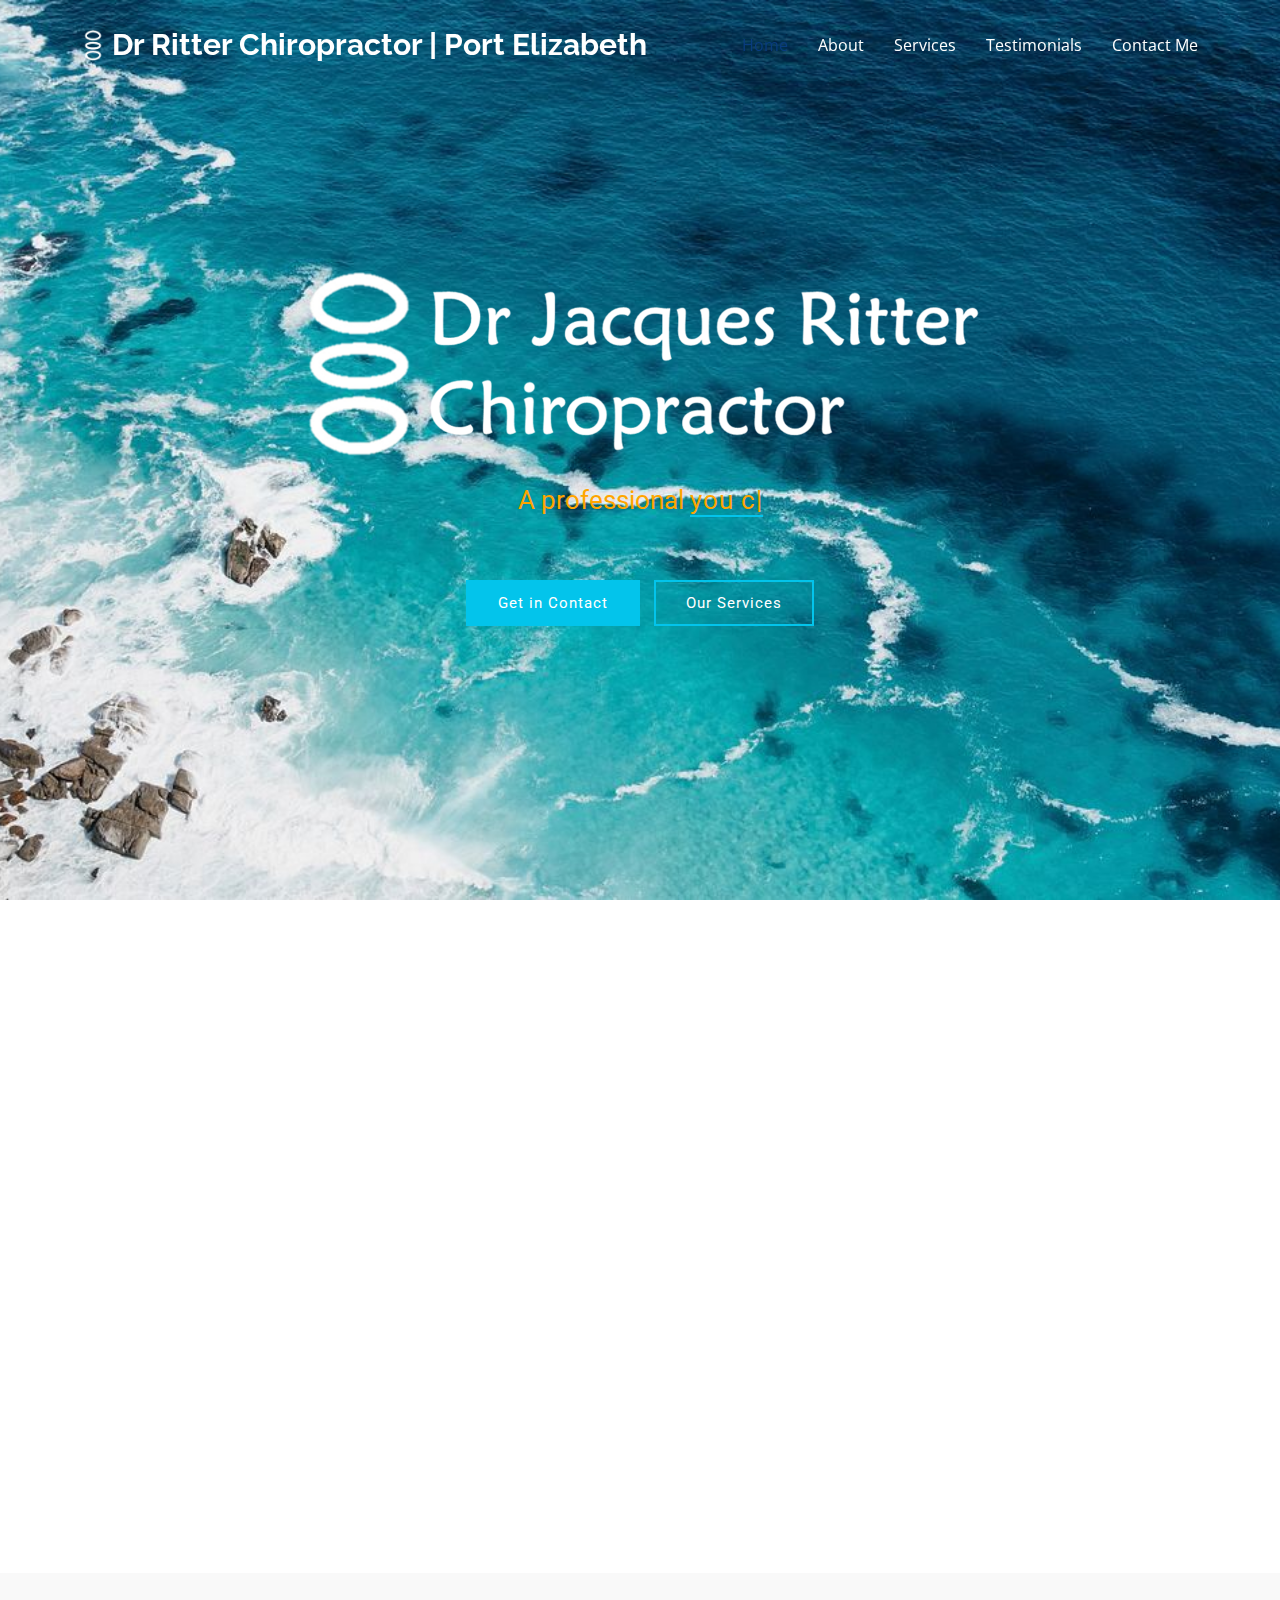
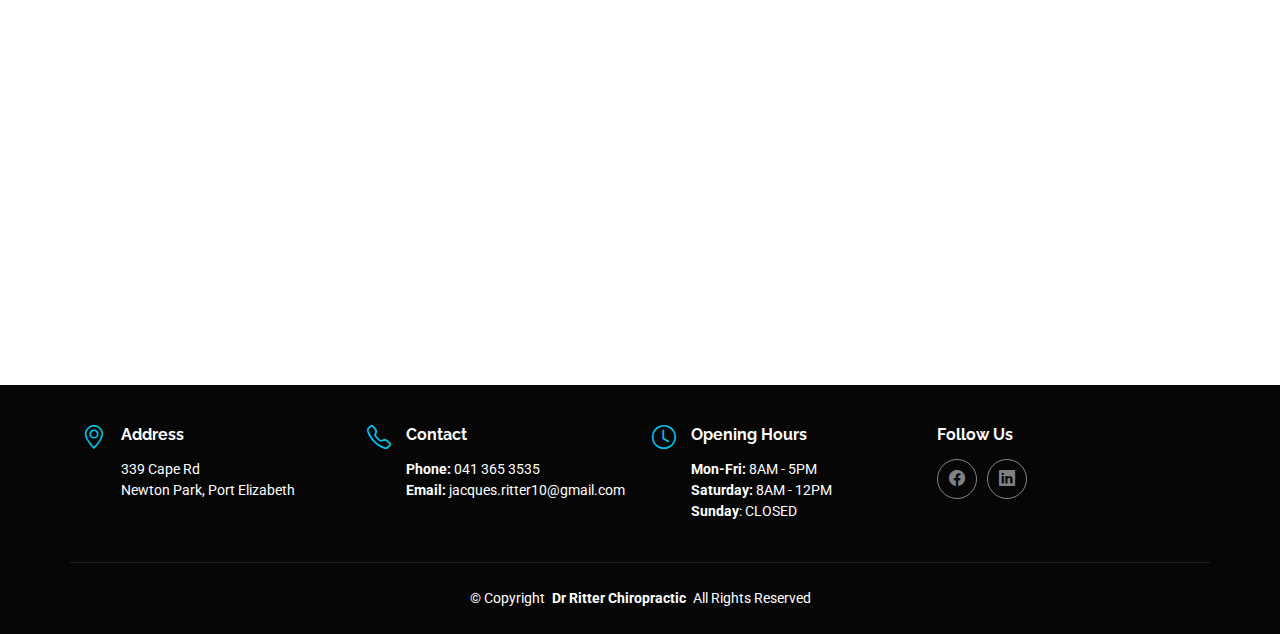
<file: index.html>
<!DOCTYPE html>
<html lang="en">
  <head>
    <meta charset="utf-8" />
    <meta content="width=device-width, initial-scale=1.0" name="viewport" />
    <title>Chiropractor Port Elizabeth | Dr Ritter</title>
    <meta name="description" content="" />
    <meta name="keywords" content="" />

    <!-- Favicons -->
    <link href="assets/img/icon.png" rel="icon" />
    <link href="assets/img/icon.png" rel="apple-touch-icon" />

    <!-- Fonts -->
    <link href="https://fonts.googleapis.com" rel="preconnect" />
    <link href="https://fonts.gstatic.com" rel="preconnect" crossorigin />
    <link
      href="https://fonts.googleapis.com/css2?family=Roboto:ital,wght@0,100;0,300;0,400;0,500;0,700;0,900;1,100;1,300;1,400;1,500;1,700;1,900&family=Open+Sans:ital,wght@0,300;0,400;0,500;0,600;0,700;0,800;1,300;1,400;1,500;1,600;1,700;1,800&family=Raleway:ital,wght@0,100;0,200;0,300;0,400;0,500;0,600;0,700;0,800;0,900;1,100;1,200;1,300;1,400;1,500;1,600;1,700;1,800;1,900&display=swap"
      rel="stylesheet"
    />

    <!-- Vendor CSS Files -->
    <link
      href="assets/vendor/bootstrap/css/bootstrap.min.css"
      rel="stylesheet"
    />
    <link
      href="assets/vendor/bootstrap-icons/bootstrap-icons.css"
      rel="stylesheet"
    />
    <link href="assets/vendor/aos/aos.css" rel="stylesheet" />
    <link
      href="assets/vendor/glightbox/css/glightbox.min.css"
      rel="stylesheet"
    />
    <link href="assets/vendor/swiper/swiper-bundle.min.css" rel="stylesheet" />

    <!-- Main CSS File -->
    <link href="assets/css/main.css" rel="stylesheet" />

    <!-- =======================================================
  * Template Name: Imperial
  * Template URL: https://bootstrapmade.com/imperial-free-onepage-bootstrap-theme/
  * Updated: Oct 08 2024 with Bootstrap v5.3.3
  * Author: BootstrapMade.com
  * License: https://bootstrapmade.com/license/
  ======================================================== -->
  </head>

  <body class="index-page">
    <header id="header" class="header d-flex align-items-center fixed-top">
      <div
        class="container-fluid container-xl position-relative d-flex align-items-center justify-content-between"
      >
        <a href="index.html" class="logo d-flex align-items-center">
          <!-- Uncomment the line below if you also wish to use an image logo -->
          <img src="assets/img/logoReduced.png" alt="" />
          <h1 class="sitename">Dr Ritter Chiropractor | Port Elizabeth</h1>
        </a>

        <nav id="navmenu" class="navmenu">
          <ul>
            <li><a href="#hero" class="active">Home</a></li>
            <li><a href="#about">About</a></li>
            <li><a href="#services">Services</a></li>
            <li><a href="#testimonials">Testimonials</a></li>
            <li><a href="#contact">Contact Me</a></li>
          </ul>
          <i class="mobile-nav-toggle d-xl-none bi bi-list"></i>
        </nav>
      </div>
    </header>

    <main class="main">
      <!-- Hero Section -->
      <section id="hero" class="hero section dark-background">
        <img
          src="assets/img/landing3.jpg"
          class="hero-bg"
          alt=""
          data-aos="fade-in"
        />

        <div
          class="container text-center"
          data-aos="fade-up"
          data-aos-delay="100"
        >
          <h2 style="color: #03c4eb"></h2>
          <img src="assets/img/logo.png" class="img-fluid mb-3" alt="" style="width: 700px;"/>
          <!-- <h2 style="color: #03c4eb">Dr Ritter Chiropractics</h2> -->
          <p style="color: orange;">
            A professional
            <span
              class="typed"
              data-typed-items="you can trust, with years of experience, to rely on"
            ></span>
          </p>
          <div>
            <a href="#contact" class="cta-btn">Get in Contact</a>
            <a href="#services" class="cta-btn2">Our Services</a>
          </div>
        </div>
      </section>
      <!-- /Hero Section -->

      <!-- About Section -->
      <section id="about" class="about section">
        <!-- Section Title -->
        <div class="container section-title" data-aos="fade-up">
          <h2>About Us</h2>
          <p></p>
        </div>
        <!-- End Section Title -->

        <div class="container">
          <div class="row gy-4">
            <div
              class="col-lg-6 order-1 order-lg-2"
              data-aos="fade-up"
              data-aos-delay="100"
            >
              <img src="assets/img/about.jpeg" class="img-fluid" alt="" />
            </div>

            <div
              class="col-lg-6 order-2 order-lg-1 content"
              data-aos="fade-up"
              data-aos-delay="200"
            >
              <h3>The Practice</h3>
              <p class="fst-italic">
                Dr Ritter is a seasoned professional who has mastered and fine
                tuned his techniques and knowledge in the past decade. He is one of
                Port Elizabeth's most experienced Chiropractors and has helped
                many people with their problems.
              </p>
              <ul>
                <li>
                  <i class="bi bi-check-circle"></i>
                  <span></span>
                    Chiropractic is a proffesion of healthcare that is focused
                    diagnosis, treatment, and prevention of musculoskeletal
                    disorders, with an emphasis on the spine and nervous
                    system..</span
                  >
                </li>
                <li>
                  <i class="bi bi-check-circle"></i>
                  <span>Dr Ritter's practice was started in "year". </span>
                </li>
                <li>
                  <i class="bi bi-check-circle"></i>
                  <span
                    >Dr Ritter studied M.Tech Chiropractic at "The University of Johannesburg" in "year"</span
                  >
                </li>
              </ul>
              <a href="#contact" class="read-more"
                ><span>Get in Contact</span><i class="bi bi-arrow-right"></i
              ></a>
            </div>
          </div>
        </div>
      </section>
      <!-- /About Section -->

      <!-- Services Section -->
      <section id="services" class="services section light-background">
        <!-- Section Title -->
        <div class="container section-title" data-aos="fade-up">
          <h2>Adjustment Services</h2>
          <p>
            We offer a range of services, each tailored to your specific needs.
          </p>
        </div>
        <!-- End Section Title -->

        <div class="container">
          <div class="row gy-4">
            <div
              class="col-lg-4 col-md-6 service-item d-flex"
              data-aos="fade-up"
              data-aos-delay="100"
            >
              <div class="icon flex-shrink-0">
                <i class="bi bi-briefcase"></i>
              </div>
              <div>
                <h4 class="title">
                  <a href="service-details.html" class="stretched-link"
                    >Chiropractic</a
                  >
                </h4>
                <p class="description">
                  A short explination of equipment or a technique that could be
                  used to see to a patients problem.
                </p>
              </div>
            </div>
            <!-- End Service Item -->

            <div
              class="col-lg-4 col-md-6 service-item d-flex"
              data-aos="fade-up"
              data-aos-delay="200"
            >
              <div class="icon flex-shrink-0">
                <i class="bi bi-card-checklist"></i>
              </div>
              <div>
                <h4 class="title">
                  <a href="service-details.html" class="stretched-link"
                    >Dry Needling</a
                  >
                </h4>
                <p class="description">
                  A short explination of equipment or a technique that could be
                  used to see to a patients problem.
                </p>
              </div>
            </div>
            <!-- End Service Item -->

            <div
              class="col-lg-4 col-md-6 service-item d-flex"
              data-aos="fade-up"
              data-aos-delay="300"
            >
              <div class="icon flex-shrink-0">
                <i class="bi bi-bar-chart"></i>
              </div>
              <div>
                <h4 class="title">
                  <a href="service-details.html" class="stretched-link"
                    >Service 3</a
                  >
                </h4>
                <p class="description">
                  A short explination of equipment or a technique that could be
                  used to see to a patients problem.
                </p>
              </div>
            </div>
            <!-- End Service Item -->

            <div
              class="col-lg-4 col-md-6 service-item d-flex"
              data-aos="fade-up"
              data-aos-delay="400"
            >
              <div class="icon flex-shrink-0">
                <i class="bi bi-binoculars"></i>
              </div>
              <div>
                <h4 class="title">
                  <a href="service-details.html" class="stretched-link"
                    >Service 4</a
                  >
                </h4>
                <p class="description">
                  A short explination of equipment or a technique that could be
                  used to see to a patients problem.
                </p>
              </div>
            </div>
            <!-- End Service Item -->

            <div
              class="col-lg-4 col-md-6 service-item d-flex"
              data-aos="fade-up"
              data-aos-delay="500"
            >
              <div class="icon flex-shrink-0">
                <i class="bi bi-brightness-high"></i>
              </div>
              <div>
                <h4 class="title">
                  <a href="service-details.html" class="stretched-link"
                    >Service 5</a
                  >
                </h4>
                <p class="description">
                  A short explination of equipment or a technique that could be
                  used to see to a patients problem.
                </p>
              </div>
            </div>
            <!-- End Service Item -->

            <div
              class="col-lg-4 col-md-6 service-item d-flex"
              data-aos="fade-up"
              data-aos-delay="600"
            >
              <div class="icon flex-shrink-0">
                <i class="bi bi-calendar4-week"></i>
              </div>
              <div>
                <h4 class="title">
                  <a href="service-details.html" class="stretched-link"
                    >Service 6</a
                  >
                </h4>
                <p class="description">
                  A short explination of equipment or a technique that could be
                  used to see to a patients problem.
                </p>
              </div>
            </div>
            <!-- End Service Item -->
          </div>
        </div>
      </section>
      <!-- /Services Section -->

      <!-- Call To Action Section -->
      <section
        id="call-to-action"
        class="call-to-action section dark-background"
      >
        <img src="assets/img/callToA.jpeg" alt="" />

        <div class="container">
          <div class="row" data-aos="zoom-in" data-aos-delay="100">
            <div class="col-xl-9 text-center text-xl-start">
              <h3>Get in Contact</h3>
              <p>
                Let us Setup an Appointment for you or answer any questions you
                may have.
              </p>
            </div>
            <div class="col-xl-3 cta-btn-container text-center">
              <a class="cta-btn align-middle" href="#">Get in Contact</a>
            </div>
          </div>
        </div>
      </section>
      <!-- /Call To Action Section -->

      <!-- Testimonials Section -->
      <section id="testimonials" class="testimonials section">
        <!-- Section Title -->
        <div class="container section-title" data-aos="fade-up">
          <h2>Testimonials</h2>
          <p>Here's what our past patients have to say.</p>
        </div>
        <!-- End Section Title -->

        <div class="container" data-aos="fade-up" data-aos-delay="100">
          <div class="swiper init-swiper">
            <script type="application/json" class="swiper-config">
              {
                "loop": true,
                "speed": 600,
                "autoplay": {
                  "delay": 5000
                },
                "slidesPerView": "auto",
                "pagination": {
                  "el": ".swiper-pagination",
                  "type": "bullets",
                  "clickable": true
                }
              }
            </script>
            <div class="swiper-wrapper">
              <div class="swiper-slide">
                <div class="testimonial-item">
                  <div class="row gy-4 justify-content-center">
                    <div class="col-lg-6">
                      <div class="testimonial-content">
                        <p>
                          <i class="bi bi-quote quote-icon-left"></i>
                          <span
                            >Dr Ritter helped me eleviate pain I've been carrying
                            for years. What an amazing experience.</span
                          >
                          <i class="bi bi-quote quote-icon-right"></i>
                        </p>
                        <h3>Paul Goodman</h3>
                        <div class="stars">
                          <i class="bi bi-star-fill"></i
                          ><i class="bi bi-star-fill"></i
                          ><i class="bi bi-star-fill"></i
                          ><i class="bi bi-star-fill"></i
                          ><i class="bi bi-star-fill"></i>
                        </div>
                      </div>
                    </div>
                    <div class="col-lg-2 text-center">
                      <img
                        src="assets/img/testimonials/testimonials-1.jpg"
                        class="img-fluid testimonial-img"
                        alt=""
                      />
                    </div>
                  </div>
                </div>
              </div>
              <!-- End testimonial item -->

              <div class="swiper-slide">
                <div class="testimonial-item">
                  <div class="row gy-4 justify-content-center">
                    <div class="col-lg-6">
                      <div class="testimonial-content">
                        <p>
                          <i class="bi bi-quote quote-icon-left"></i>
                          <span
                            >Export tempor illum tamen malis malis eram quae
                            irure esse labore quem cillum quid cillum eram malis
                            quorum velit fore eram velit sunt aliqua noster
                            fugiat irure amet legam anim culpa.</span
                          >
                          <i class="bi bi-quote quote-icon-right"></i>
                        </p>
                        <h3>Sara Wilsson</h3>
                        <div class="stars">
                          <i class="bi bi-star-fill"></i
                          ><i class="bi bi-star-fill"></i
                          ><i class="bi bi-star-fill"></i
                          ><i class="bi bi-star-fill"></i
                          ><i class="bi bi-star-fill"></i>
                        </div>
                      </div>
                    </div>
                    <div class="col-lg-2 text-center">
                      <img
                        src="assets/img/testimonials/testimonials-2.jpg"
                        class="img-fluid testimonial-img"
                        alt=""
                      />
                    </div>
                  </div>
                </div>
              </div>
              <!-- End testimonial item -->

              <div class="swiper-slide">
                <div class="testimonial-item">
                  <div class="row gy-4 justify-content-center">
                    <div class="col-lg-6">
                      <div class="testimonial-content">
                        <p>
                          <i class="bi bi-quote quote-icon-left"></i>
                          <span
                            >Enim nisi quem export duis labore cillum quae magna
                            enim sint quorum nulla quem veniam duis minim tempor
                            labore quem eram duis noster aute amet eram fore
                            quis sint minim.</span
                          >
                          <i class="bi bi-quote quote-icon-right"></i>
                        </p>
                        <h3>Jena Karlis</h3>
                        <div class="stars">
                          <i class="bi bi-star-fill"></i
                          ><i class="bi bi-star-fill"></i
                          ><i class="bi bi-star-fill"></i
                          ><i class="bi bi-star-fill"></i
                          ><i class="bi bi-star-fill"></i>
                        </div>
                      </div>
                    </div>
                    <div class="col-lg-2 text-center">
                      <img
                        src="assets/img/testimonials/testimonials-3.jpg"
                        class="img-fluid testimonial-img"
                        alt=""
                      />
                    </div>
                  </div>
                </div>
              </div>
              <!-- End testimonial item -->

              <div class="swiper-slide">
                <div class="testimonial-item">
                  <div class="row gy-4 justify-content-center">
                    <div class="col-lg-6">
                      <div class="testimonial-content">
                        <p>
                          <i class="bi bi-quote quote-icon-left"></i>
                          <span
                            >Fugiat enim eram quae cillum dolore dolor amet
                            nulla culpa multos export minim fugiat minim velit
                            minim dolor enim duis veniam ipsum anim magna sunt
                            elit fore quem dolore labore illum veniam.</span
                          >
                          <i class="bi bi-quote quote-icon-right"></i>
                        </p>
                        <h3>John Larson</h3>
                        <div class="stars">
                          <i class="bi bi-star-fill"></i
                          ><i class="bi bi-star-fill"></i
                          ><i class="bi bi-star-fill"></i
                          ><i class="bi bi-star-fill"></i
                          ><i class="bi bi-star-fill"></i>
                        </div>
                      </div>
                    </div>
                    <div class="col-lg-2 text-center">
                      <img
                        src="assets/img/testimonials/testimonials-4.jpg"
                        class="img-fluid testimonial-img"
                        alt=""
                      />
                    </div>
                  </div>
                </div>
              </div>
              <!-- End testimonial item -->
            </div>
            <div class="swiper-pagination"></div>
          </div>
        </div>
      </section>
      <!-- /Testimonials Section -->

      <!-- Contact Section -->
      <section id="contact" class="contact section">
        <!-- Section Title -->
        <div class="container section-title" data-aos="fade-up">
          <h2>Contact</h2>
          <p>
            Feel free to give me a Call or fill in this form which will
            automatically get sent to me.
          </p>
        </div>
        <!-- End Section Title -->

        <div class="container" data-aos="fade" data-aos-delay="100">
          <div class="row gy-4">
            <div class="col-lg-4">
              <div
                class="info-item d-flex"
                data-aos="fade-up"
                data-aos-delay="200"
              >
                <i class="bi bi-geo-alt flex-shrink-0"></i>
                <div>
                  <h3>Address</h3>
                  <p>339 Cape Rd, Newton Park, Gqeberha, 6055</p>
                  <iframe src="https://www.google.com/maps/embed?pb=!1m18!1m12!1m3!1d3309.7349172853583!2d25.55966267481485!3d-33.947945423160995!2m3!1f0!2f0!3f0!3m2!1i1024!2i768!4f13.1!3m3!1m2!1s0x1e7ad34430c97509%3A0xd91e56f0455c8e0a!2sDr%20Jacques%20Ritter%20Chiropractor!5e0!3m2!1sen!2sza!4v1746705490561!5m2!1sen!2sza" width="300" height="200" style="border:0;" allowfullscreen="" loading="lazy" referrerpolicy="no-referrer-when-downgrade"></iframe>
                </div>
              </div>
              <!-- End Info Item -->
            </div>

            <div class="col-lg-8">
              <form
                action="forms/contact.php"
                method="post"
                class="php-email-form"
                data-aos="fade-up"
                data-aos-delay="200"
              >
                <div class="row gy-4">
                  <div class="col-md-6">
                    <input
                      type="text"
                      name="name"
                      class="form-control"
                      placeholder="Your Name"
                      required=""
                    />
                  </div>

                  <div class="col-md-6">
                    <input
                      type="email"
                      class="form-control"
                      name="email"
                      placeholder="Your Email"
                      required=""
                    />
                  </div>

                  <div class="col-md-12">
                    <input
                      type="text"
                      class="form-control"
                      name="subject"
                      placeholder="Subject"
                      required=""
                    />
                  </div>

                  <div class="col-md-12">
                    <textarea
                      class="form-control"
                      name="message"
                      rows="6"
                      placeholder="Message"
                      required=""
                    ></textarea>
                  </div>

                  <div class="col-md-12 text-center">
                    <div class="loading">Loading</div>
                    <div class="error-message"></div>
                    <div class="sent-message">
                      Your message has been sent. Thank you!
                    </div>

                    <button type="submit">Send Message</button>
                  </div>
                </div>
              </form>
            </div>
            <!-- End Contact Form -->
          </div>
        </div>
      </section>
      <!-- /Contact Section -->
    </main>

    <footer id="footer" class="footer dark-background">
      <div class="container">
        <div class="row gy-3">
          <div class="col-lg-3 col-md-6 d-flex">
            <i class="bi bi-geo-alt icon"></i>
            <div class="address">
              <h4>Address</h4>
              <p>339 Cape Rd</p>
              <p>Newton Park, Port Elizabeth</p>
              <p></p>
            </div>
          </div>

          <div class="col-lg-3 col-md-6 d-flex">
            <i class="bi bi-telephone icon"></i>
            <div>
              <h4>Contact</h4>
              <p>
                <strong>Phone:</strong> <span>041 365 3535</span><br />
                <strong>Email:</strong> <span>jacques.ritter10@gmail.com</span><br />
              </p>
            </div>
          </div>

          <div class="col-lg-3 col-md-6 d-flex">
            <i class="bi bi-clock icon"></i>
            <div>
              <h4>Opening Hours</h4>
              <p>
                <strong>Mon-Fri:</strong> <span>8AM - 5PM</span><br />
                <strong>Saturday:</strong> <span>8AM - 12PM</span><br />
                <strong>Sunday</strong>: <span>CLOSED</span>
              </p>
            </div>
          </div>

          <div class="col-lg-3 col-md-6">
            <h4>Follow Us</h4>
            <div class="social-links d-flex">
              <a href="#" class="facebook"><i class="bi bi-facebook"></i></a>
              <a href="#" class="linkedin"><i class="bi bi-linkedin"></i></a>
            </div>
          </div>
        </div>
      </div>

      <div class="container copyright text-center mt-4">
        <p>
          © <span>Copyright</span>
          <strong class="px-1 sitename">Dr Ritter Chiropractic</strong>
          <span>All Rights Reserved</span>
        </p>
      </div>
    </footer>

    <!-- Scroll Top -->
    <a
      href="#"
      id="scroll-top"
      class="scroll-top d-flex align-items-center justify-content-center"
      ><i class="bi bi-arrow-up-short"></i
    ></a>

    <!-- Preloader -->
    <div id="preloader"></div>

    <!-- Vendor JS Files -->
    <script src="assets/vendor/bootstrap/js/bootstrap.bundle.min.js"></script>
    <script src="assets/vendor/php-email-form/validate.js"></script>
    <script src="assets/vendor/aos/aos.js"></script>
    <script src="assets/vendor/typed.js/typed.umd.js"></script>
    <script src="assets/vendor/glightbox/js/glightbox.min.js"></script>
    <script src="assets/vendor/imagesloaded/imagesloaded.pkgd.min.js"></script>
    <script src="assets/vendor/isotope-layout/isotope.pkgd.min.js"></script>
    <script src="assets/vendor/swiper/swiper-bundle.min.js"></script>

    <!-- Main JS File -->
    <script src="assets/js/main.js"></script>
  </body>
</html>
</file>
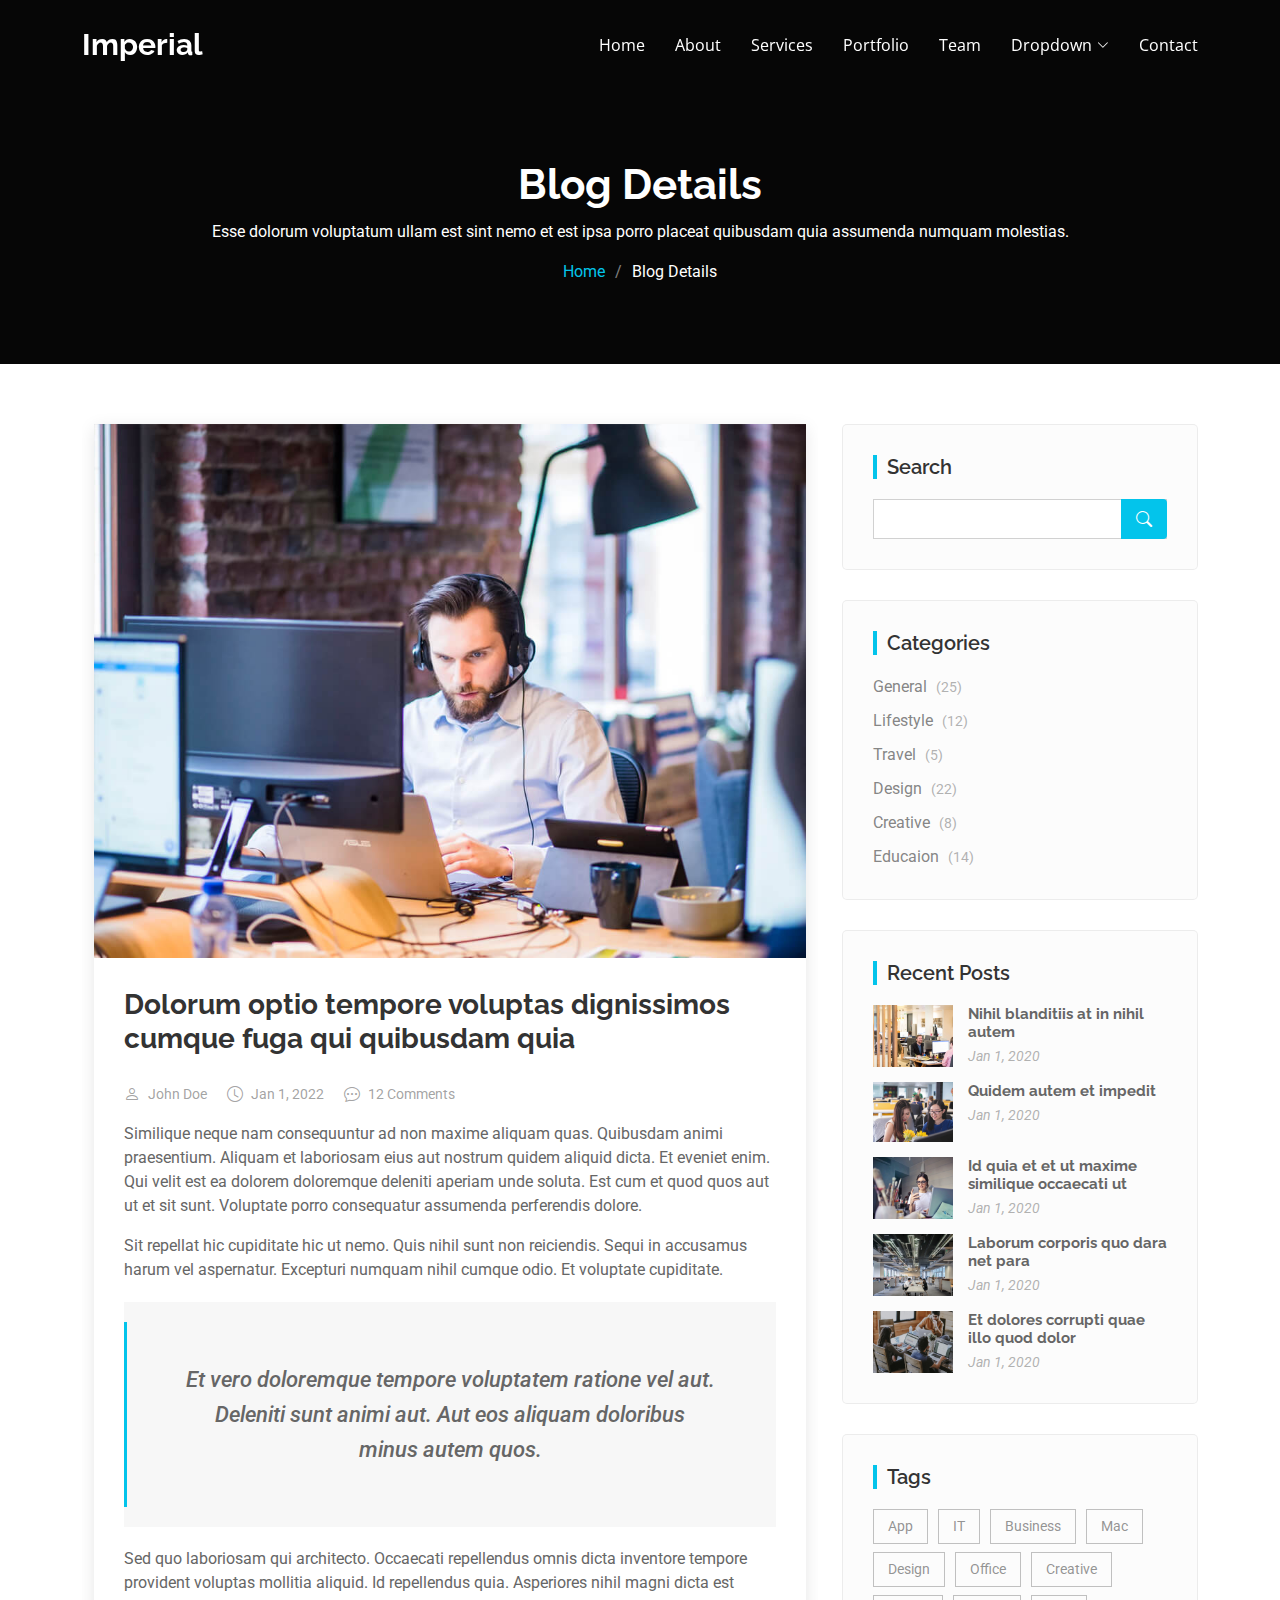
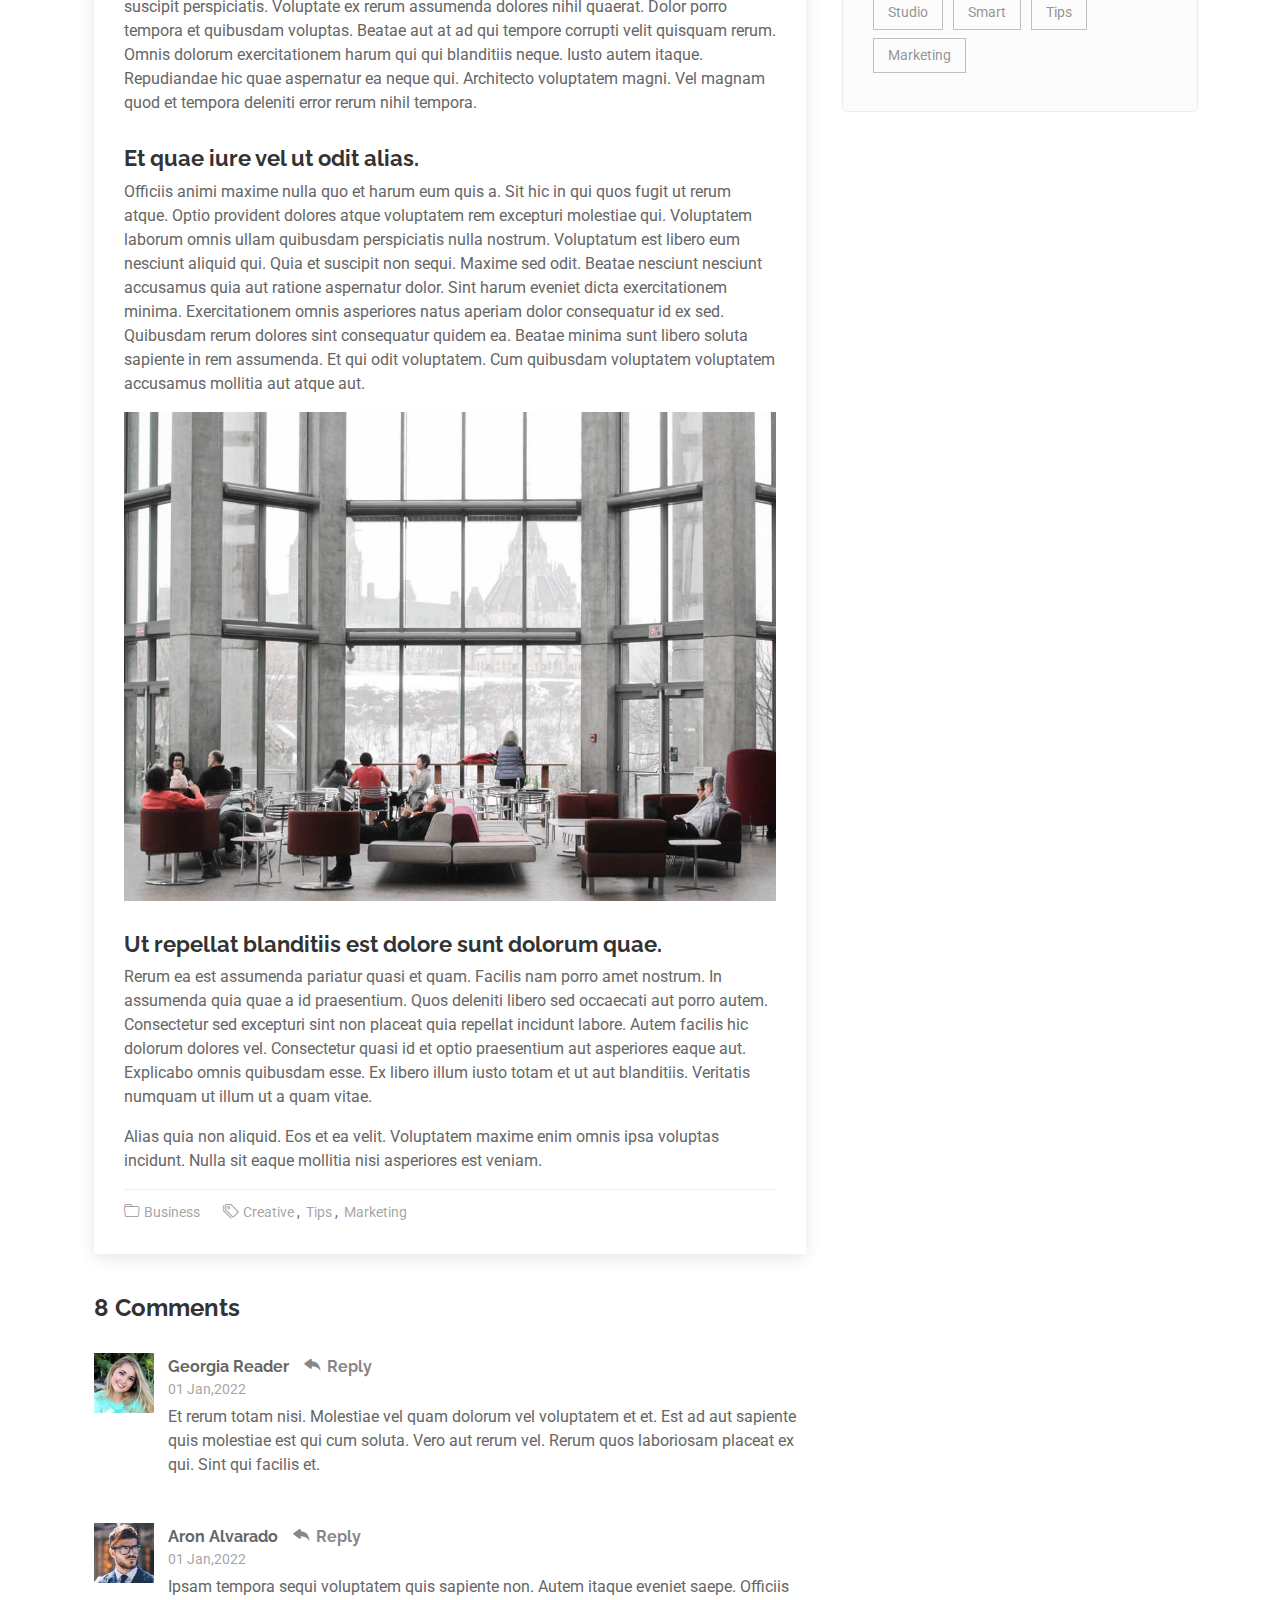
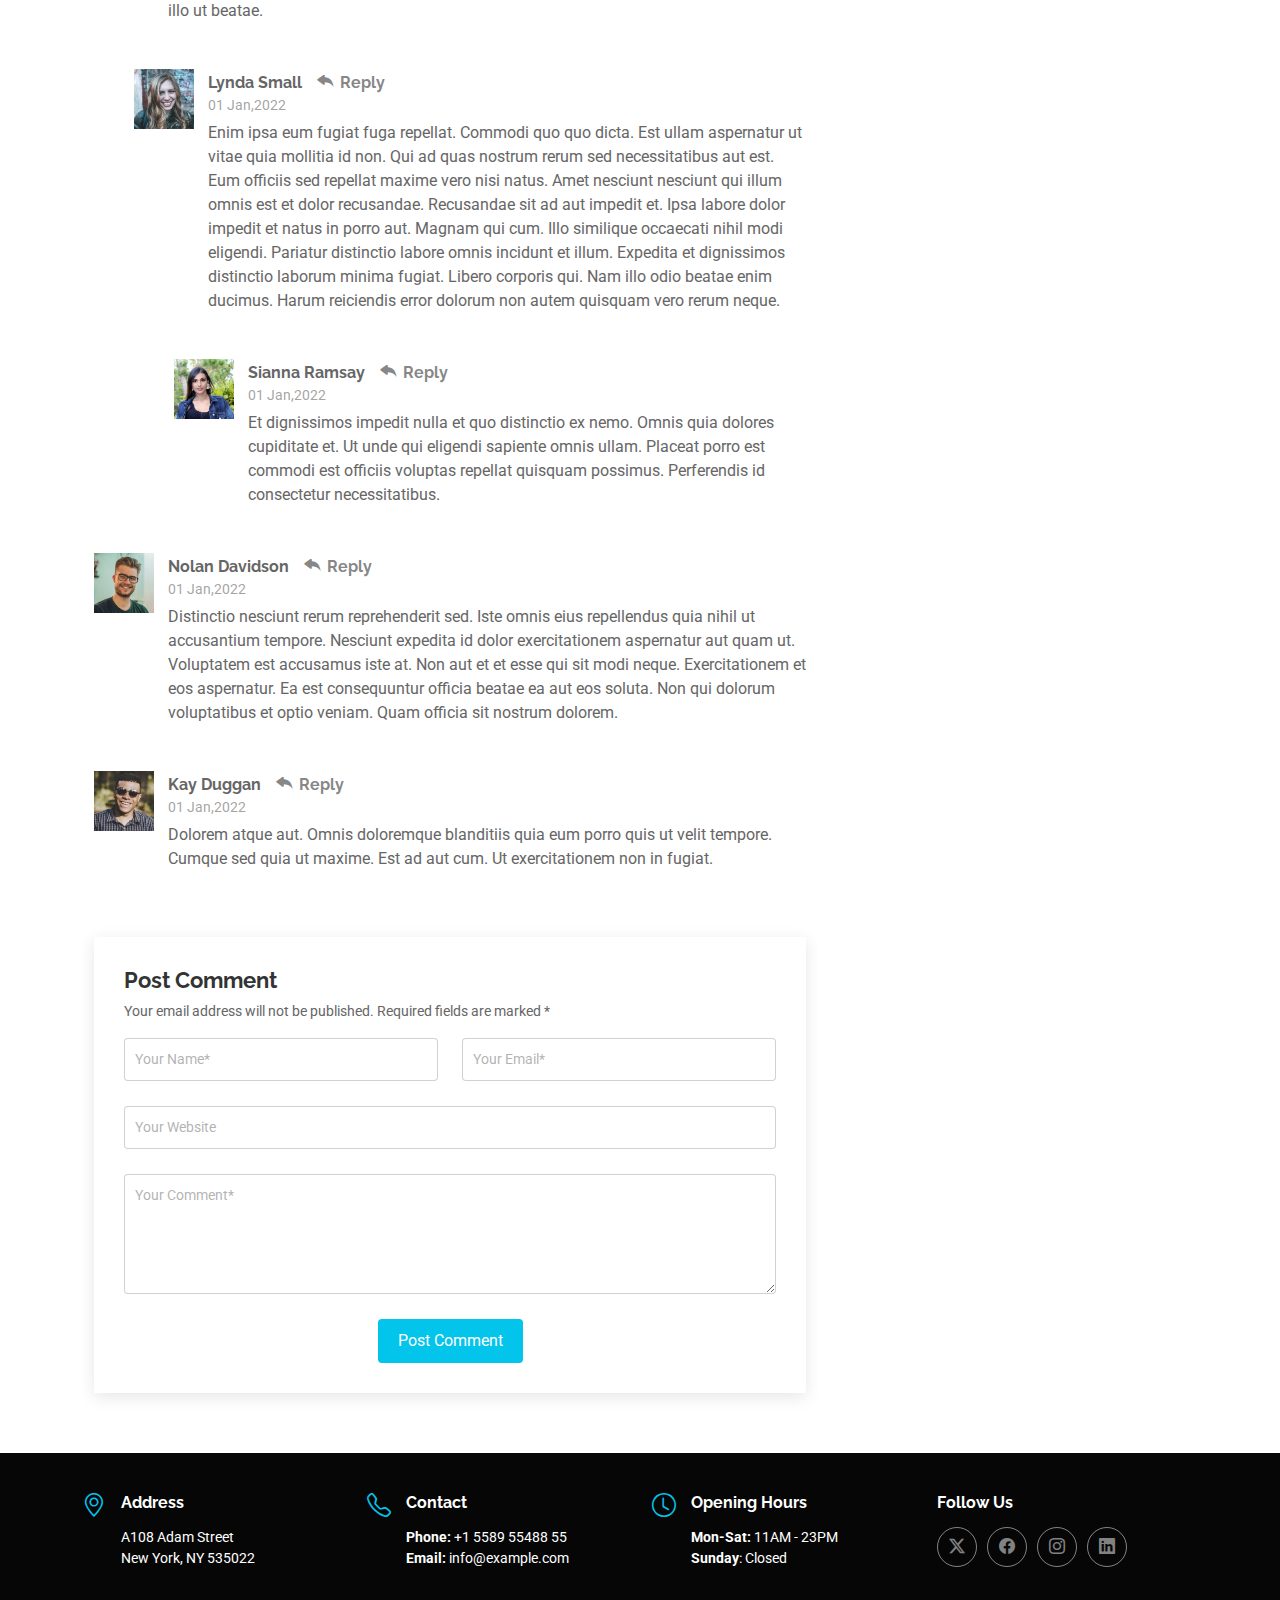
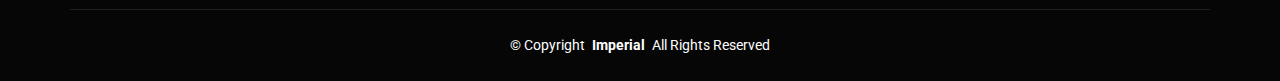
<file: blog-details.html>
<!DOCTYPE html>
<html lang="en">

<head>
  <meta charset="utf-8">
  <meta content="width=device-width, initial-scale=1.0" name="viewport">
  <title>Blog Details - Imperial Bootstrap Template</title>
  <meta name="description" content="">
  <meta name="keywords" content="">

  <!-- Favicons -->
  <link href="assets/img/favicon.png" rel="icon">
  <link href="assets/img/apple-touch-icon.png" rel="apple-touch-icon">

  <!-- Fonts -->
  <link href="https://fonts.googleapis.com" rel="preconnect">
  <link href="https://fonts.gstatic.com" rel="preconnect" crossorigin>
  <link href="https://fonts.googleapis.com/css2?family=Roboto:ital,wght@0,100;0,300;0,400;0,500;0,700;0,900;1,100;1,300;1,400;1,500;1,700;1,900&family=Open+Sans:ital,wght@0,300;0,400;0,500;0,600;0,700;0,800;1,300;1,400;1,500;1,600;1,700;1,800&family=Raleway:ital,wght@0,100;0,200;0,300;0,400;0,500;0,600;0,700;0,800;0,900;1,100;1,200;1,300;1,400;1,500;1,600;1,700;1,800;1,900&display=swap" rel="stylesheet">

  <!-- Vendor CSS Files -->
  <link href="assets/vendor/bootstrap/css/bootstrap.min.css" rel="stylesheet">
  <link href="assets/vendor/bootstrap-icons/bootstrap-icons.css" rel="stylesheet">
  <link href="assets/vendor/aos/aos.css" rel="stylesheet">
  <link href="assets/vendor/glightbox/css/glightbox.min.css" rel="stylesheet">
  <link href="assets/vendor/swiper/swiper-bundle.min.css" rel="stylesheet">

  <!-- Main CSS File -->
  <link href="assets/css/main.css" rel="stylesheet">

  <!-- =======================================================
  * Template Name: Imperial
  * Template URL: https://bootstrapmade.com/imperial-free-onepage-bootstrap-theme/
  * Updated: Oct 08 2024 with Bootstrap v5.3.3
  * Author: BootstrapMade.com
  * License: https://bootstrapmade.com/license/
  ======================================================== -->
</head>

<body class="blog-details-page">

  <header id="header" class="header d-flex align-items-center fixed-top">
    <div class="container-fluid container-xl position-relative d-flex align-items-center justify-content-between">

      <a href="index.html" class="logo d-flex align-items-center">
        <!-- Uncomment the line below if you also wish to use an image logo -->
        <!-- <img src="assets/img/logo-2.png" alt=""> -->
        <h1 class="sitename">Imperial</h1>
      </a>

      <nav id="navmenu" class="navmenu">
        <ul>
          <li><a href="#hero">Home</a></li>
          <li><a href="#about">About</a></li>
          <li><a href="#services">Services</a></li>
          <li><a href="#portfolio">Portfolio</a></li>
          <li><a href="#team">Team</a></li>
          <li class="dropdown"><a href="#"><span>Dropdown</span> <i class="bi bi-chevron-down toggle-dropdown"></i></a>
            <ul>
              <li><a href="#">Dropdown 1</a></li>
              <li class="dropdown"><a href="#"><span>Deep Dropdown</span> <i class="bi bi-chevron-down toggle-dropdown"></i></a>
                <ul>
                  <li><a href="#">Deep Dropdown 1</a></li>
                  <li><a href="#">Deep Dropdown 2</a></li>
                  <li><a href="#">Deep Dropdown 3</a></li>
                  <li><a href="#">Deep Dropdown 4</a></li>
                  <li><a href="#">Deep Dropdown 5</a></li>
                </ul>
              </li>
              <li><a href="#">Dropdown 2</a></li>
              <li><a href="#">Dropdown 3</a></li>
              <li><a href="#">Dropdown 4</a></li>
            </ul>
          </li>
          <li><a href="#contact">Contact</a></li>
        </ul>
        <i class="mobile-nav-toggle d-xl-none bi bi-list"></i>
      </nav>

    </div>
  </header>

  <main class="main">

    <!-- Page Title -->
    <div class="page-title dark-background">
      <div class="container position-relative">
        <h1>Blog Details</h1>
        <p>Esse dolorum voluptatum ullam est sint nemo et est ipsa porro placeat quibusdam quia assumenda numquam molestias.</p>
        <nav class="breadcrumbs">
          <ol>
            <li><a href="index.html">Home</a></li>
            <li class="current">Blog Details</li>
          </ol>
        </nav>
      </div>
    </div><!-- End Page Title -->

    <div class="container">
      <div class="row">

        <div class="col-lg-8">

          <!-- Blog Details Section -->
          <section id="blog-details" class="blog-details section">
            <div class="container">

              <article class="article">

                <div class="post-img">
                  <img src="assets/img/blog/blog-1.jpg" alt="" class="img-fluid">
                </div>

                <h2 class="title">Dolorum optio tempore voluptas dignissimos cumque fuga qui quibusdam quia</h2>

                <div class="meta-top">
                  <ul>
                    <li class="d-flex align-items-center"><i class="bi bi-person"></i> <a href="blog-details.html">John Doe</a></li>
                    <li class="d-flex align-items-center"><i class="bi bi-clock"></i> <a href="blog-details.html"><time datetime="2020-01-01">Jan 1, 2022</time></a></li>
                    <li class="d-flex align-items-center"><i class="bi bi-chat-dots"></i> <a href="blog-details.html">12 Comments</a></li>
                  </ul>
                </div><!-- End meta top -->

                <div class="content">
                  <p>
                    Similique neque nam consequuntur ad non maxime aliquam quas. Quibusdam animi praesentium. Aliquam et laboriosam eius aut nostrum quidem aliquid dicta.
                    Et eveniet enim. Qui velit est ea dolorem doloremque deleniti aperiam unde soluta. Est cum et quod quos aut ut et sit sunt. Voluptate porro consequatur assumenda perferendis dolore.
                  </p>

                  <p>
                    Sit repellat hic cupiditate hic ut nemo. Quis nihil sunt non reiciendis. Sequi in accusamus harum vel aspernatur. Excepturi numquam nihil cumque odio. Et voluptate cupiditate.
                  </p>

                  <blockquote>
                    <p>
                      Et vero doloremque tempore voluptatem ratione vel aut. Deleniti sunt animi aut. Aut eos aliquam doloribus minus autem quos.
                    </p>
                  </blockquote>

                  <p>
                    Sed quo laboriosam qui architecto. Occaecati repellendus omnis dicta inventore tempore provident voluptas mollitia aliquid. Id repellendus quia. Asperiores nihil magni dicta est suscipit perspiciatis. Voluptate ex rerum assumenda dolores nihil quaerat.
                    Dolor porro tempora et quibusdam voluptas. Beatae aut at ad qui tempore corrupti velit quisquam rerum. Omnis dolorum exercitationem harum qui qui blanditiis neque.
                    Iusto autem itaque. Repudiandae hic quae aspernatur ea neque qui. Architecto voluptatem magni. Vel magnam quod et tempora deleniti error rerum nihil tempora.
                  </p>

                  <h3>Et quae iure vel ut odit alias.</h3>
                  <p>
                    Officiis animi maxime nulla quo et harum eum quis a. Sit hic in qui quos fugit ut rerum atque. Optio provident dolores atque voluptatem rem excepturi molestiae qui. Voluptatem laborum omnis ullam quibusdam perspiciatis nulla nostrum. Voluptatum est libero eum nesciunt aliquid qui.
                    Quia et suscipit non sequi. Maxime sed odit. Beatae nesciunt nesciunt accusamus quia aut ratione aspernatur dolor. Sint harum eveniet dicta exercitationem minima. Exercitationem omnis asperiores natus aperiam dolor consequatur id ex sed. Quibusdam rerum dolores sint consequatur quidem ea.
                    Beatae minima sunt libero soluta sapiente in rem assumenda. Et qui odit voluptatem. Cum quibusdam voluptatem voluptatem accusamus mollitia aut atque aut.
                  </p>
                  <img src="assets/img/blog/blog-inside-post.jpg" class="img-fluid" alt="">

                  <h3>Ut repellat blanditiis est dolore sunt dolorum quae.</h3>
                  <p>
                    Rerum ea est assumenda pariatur quasi et quam. Facilis nam porro amet nostrum. In assumenda quia quae a id praesentium. Quos deleniti libero sed occaecati aut porro autem. Consectetur sed excepturi sint non placeat quia repellat incidunt labore. Autem facilis hic dolorum dolores vel.
                    Consectetur quasi id et optio praesentium aut asperiores eaque aut. Explicabo omnis quibusdam esse. Ex libero illum iusto totam et ut aut blanditiis. Veritatis numquam ut illum ut a quam vitae.
                  </p>
                  <p>
                    Alias quia non aliquid. Eos et ea velit. Voluptatem maxime enim omnis ipsa voluptas incidunt. Nulla sit eaque mollitia nisi asperiores est veniam.
                  </p>

                </div><!-- End post content -->

                <div class="meta-bottom">
                  <i class="bi bi-folder"></i>
                  <ul class="cats">
                    <li><a href="#">Business</a></li>
                  </ul>

                  <i class="bi bi-tags"></i>
                  <ul class="tags">
                    <li><a href="#">Creative</a></li>
                    <li><a href="#">Tips</a></li>
                    <li><a href="#">Marketing</a></li>
                  </ul>
                </div><!-- End meta bottom -->

              </article>

            </div>
          </section><!-- /Blog Details Section -->

          <!-- Blog Comments Section -->
          <section id="blog-comments" class="blog-comments section">

            <div class="container">

              <h4 class="comments-count">8 Comments</h4>

              <div id="comment-1" class="comment">
                <div class="d-flex">
                  <div class="comment-img"><img src="assets/img/blog/comments-1.jpg" alt=""></div>
                  <div>
                    <h5><a href="">Georgia Reader</a> <a href="#" class="reply"><i class="bi bi-reply-fill"></i> Reply</a></h5>
                    <time datetime="2020-01-01">01 Jan,2022</time>
                    <p>
                      Et rerum totam nisi. Molestiae vel quam dolorum vel voluptatem et et. Est ad aut sapiente quis molestiae est qui cum soluta.
                      Vero aut rerum vel. Rerum quos laboriosam placeat ex qui. Sint qui facilis et.
                    </p>
                  </div>
                </div>
              </div><!-- End comment #1 -->

              <div id="comment-2" class="comment">
                <div class="d-flex">
                  <div class="comment-img"><img src="assets/img/blog/comments-2.jpg" alt=""></div>
                  <div>
                    <h5><a href="">Aron Alvarado</a> <a href="#" class="reply"><i class="bi bi-reply-fill"></i> Reply</a></h5>
                    <time datetime="2020-01-01">01 Jan,2022</time>
                    <p>
                      Ipsam tempora sequi voluptatem quis sapiente non. Autem itaque eveniet saepe. Officiis illo ut beatae.
                    </p>
                  </div>
                </div>

                <div id="comment-reply-1" class="comment comment-reply">
                  <div class="d-flex">
                    <div class="comment-img"><img src="assets/img/blog/comments-3.jpg" alt=""></div>
                    <div>
                      <h5><a href="">Lynda Small</a> <a href="#" class="reply"><i class="bi bi-reply-fill"></i> Reply</a></h5>
                      <time datetime="2020-01-01">01 Jan,2022</time>
                      <p>
                        Enim ipsa eum fugiat fuga repellat. Commodi quo quo dicta. Est ullam aspernatur ut vitae quia mollitia id non. Qui ad quas nostrum rerum sed necessitatibus aut est. Eum officiis sed repellat maxime vero nisi natus. Amet nesciunt nesciunt qui illum omnis est et dolor recusandae.

                        Recusandae sit ad aut impedit et. Ipsa labore dolor impedit et natus in porro aut. Magnam qui cum. Illo similique occaecati nihil modi eligendi. Pariatur distinctio labore omnis incidunt et illum. Expedita et dignissimos distinctio laborum minima fugiat.

                        Libero corporis qui. Nam illo odio beatae enim ducimus. Harum reiciendis error dolorum non autem quisquam vero rerum neque.
                      </p>
                    </div>
                  </div>

                  <div id="comment-reply-2" class="comment comment-reply">
                    <div class="d-flex">
                      <div class="comment-img"><img src="assets/img/blog/comments-4.jpg" alt=""></div>
                      <div>
                        <h5><a href="">Sianna Ramsay</a> <a href="#" class="reply"><i class="bi bi-reply-fill"></i> Reply</a></h5>
                        <time datetime="2020-01-01">01 Jan,2022</time>
                        <p>
                          Et dignissimos impedit nulla et quo distinctio ex nemo. Omnis quia dolores cupiditate et. Ut unde qui eligendi sapiente omnis ullam. Placeat porro est commodi est officiis voluptas repellat quisquam possimus. Perferendis id consectetur necessitatibus.
                        </p>
                      </div>
                    </div>

                  </div><!-- End comment reply #2-->

                </div><!-- End comment reply #1-->

              </div><!-- End comment #2-->

              <div id="comment-3" class="comment">
                <div class="d-flex">
                  <div class="comment-img"><img src="assets/img/blog/comments-5.jpg" alt=""></div>
                  <div>
                    <h5><a href="">Nolan Davidson</a> <a href="#" class="reply"><i class="bi bi-reply-fill"></i> Reply</a></h5>
                    <time datetime="2020-01-01">01 Jan,2022</time>
                    <p>
                      Distinctio nesciunt rerum reprehenderit sed. Iste omnis eius repellendus quia nihil ut accusantium tempore. Nesciunt expedita id dolor exercitationem aspernatur aut quam ut. Voluptatem est accusamus iste at.
                      Non aut et et esse qui sit modi neque. Exercitationem et eos aspernatur. Ea est consequuntur officia beatae ea aut eos soluta. Non qui dolorum voluptatibus et optio veniam. Quam officia sit nostrum dolorem.
                    </p>
                  </div>
                </div>

              </div><!-- End comment #3 -->

              <div id="comment-4" class="comment">
                <div class="d-flex">
                  <div class="comment-img"><img src="assets/img/blog/comments-6.jpg" alt=""></div>
                  <div>
                    <h5><a href="">Kay Duggan</a> <a href="#" class="reply"><i class="bi bi-reply-fill"></i> Reply</a></h5>
                    <time datetime="2020-01-01">01 Jan,2022</time>
                    <p>
                      Dolorem atque aut. Omnis doloremque blanditiis quia eum porro quis ut velit tempore. Cumque sed quia ut maxime. Est ad aut cum. Ut exercitationem non in fugiat.
                    </p>
                  </div>
                </div>

              </div><!-- End comment #4 -->

            </div>

          </section><!-- /Blog Comments Section -->

          <!-- Comment Form Section -->
          <section id="comment-form" class="comment-form section">
            <div class="container">

              <form action="">

                <h4>Post Comment</h4>
                <p>Your email address will not be published. Required fields are marked * </p>
                <div class="row">
                  <div class="col-md-6 form-group">
                    <input name="name" type="text" class="form-control" placeholder="Your Name*">
                  </div>
                  <div class="col-md-6 form-group">
                    <input name="email" type="text" class="form-control" placeholder="Your Email*">
                  </div>
                </div>
                <div class="row">
                  <div class="col form-group">
                    <input name="website" type="text" class="form-control" placeholder="Your Website">
                  </div>
                </div>
                <div class="row">
                  <div class="col form-group">
                    <textarea name="comment" class="form-control" placeholder="Your Comment*"></textarea>
                  </div>
                </div>

                <div class="text-center">
                  <button type="submit" class="btn btn-primary">Post Comment</button>
                </div>

              </form>

            </div>
          </section><!-- /Comment Form Section -->

        </div>

        <div class="col-lg-4 sidebar">

          <div class="widgets-container">

            <!-- Search Widget -->
            <div class="search-widget widget-item">

              <h3 class="widget-title">Search</h3>
              <form action="">
                <input type="text">
                <button type="submit" title="Search"><i class="bi bi-search"></i></button>
              </form>

            </div><!--/Search Widget -->

            <!-- Categories Widget -->
            <div class="categories-widget widget-item">

              <h3 class="widget-title">Categories</h3>
              <ul class="mt-3">
                <li><a href="#">General <span>(25)</span></a></li>
                <li><a href="#">Lifestyle <span>(12)</span></a></li>
                <li><a href="#">Travel <span>(5)</span></a></li>
                <li><a href="#">Design <span>(22)</span></a></li>
                <li><a href="#">Creative <span>(8)</span></a></li>
                <li><a href="#">Educaion <span>(14)</span></a></li>
              </ul>

            </div><!--/Categories Widget -->

            <!-- Recent Posts Widget -->
            <div class="recent-posts-widget widget-item">

              <h3 class="widget-title">Recent Posts</h3>

              <div class="post-item">
                <img src="assets/img/blog/blog-recent-1.jpg" alt="" class="flex-shrink-0">
                <div>
                  <h4><a href="blog-details.html">Nihil blanditiis at in nihil autem</a></h4>
                  <time datetime="2020-01-01">Jan 1, 2020</time>
                </div>
              </div><!-- End recent post item-->

              <div class="post-item">
                <img src="assets/img/blog/blog-recent-2.jpg" alt="" class="flex-shrink-0">
                <div>
                  <h4><a href="blog-details.html">Quidem autem et impedit</a></h4>
                  <time datetime="2020-01-01">Jan 1, 2020</time>
                </div>
              </div><!-- End recent post item-->

              <div class="post-item">
                <img src="assets/img/blog/blog-recent-3.jpg" alt="" class="flex-shrink-0">
                <div>
                  <h4><a href="blog-details.html">Id quia et et ut maxime similique occaecati ut</a></h4>
                  <time datetime="2020-01-01">Jan 1, 2020</time>
                </div>
              </div><!-- End recent post item-->

              <div class="post-item">
                <img src="assets/img/blog/blog-recent-4.jpg" alt="" class="flex-shrink-0">
                <div>
                  <h4><a href="blog-details.html">Laborum corporis quo dara net para</a></h4>
                  <time datetime="2020-01-01">Jan 1, 2020</time>
                </div>
              </div><!-- End recent post item-->

              <div class="post-item">
                <img src="assets/img/blog/blog-recent-5.jpg" alt="" class="flex-shrink-0">
                <div>
                  <h4><a href="blog-details.html">Et dolores corrupti quae illo quod dolor</a></h4>
                  <time datetime="2020-01-01">Jan 1, 2020</time>
                </div>
              </div><!-- End recent post item-->

            </div><!--/Recent Posts Widget -->

            <!-- Tags Widget -->
            <div class="tags-widget widget-item">

              <h3 class="widget-title">Tags</h3>
              <ul>
                <li><a href="#">App</a></li>
                <li><a href="#">IT</a></li>
                <li><a href="#">Business</a></li>
                <li><a href="#">Mac</a></li>
                <li><a href="#">Design</a></li>
                <li><a href="#">Office</a></li>
                <li><a href="#">Creative</a></li>
                <li><a href="#">Studio</a></li>
                <li><a href="#">Smart</a></li>
                <li><a href="#">Tips</a></li>
                <li><a href="#">Marketing</a></li>
              </ul>

            </div><!--/Tags Widget -->

          </div>

        </div>

      </div>
    </div>

  </main>

  <footer id="footer" class="footer dark-background">

    <div class="container">
      <div class="row gy-3">
        <div class="col-lg-3 col-md-6 d-flex">
          <i class="bi bi-geo-alt icon"></i>
          <div class="address">
            <h4>Address</h4>
            <p>A108 Adam Street</p>
            <p>New York, NY 535022</p>
            <p></p>
          </div>

        </div>

        <div class="col-lg-3 col-md-6 d-flex">
          <i class="bi bi-telephone icon"></i>
          <div>
            <h4>Contact</h4>
            <p>
              <strong>Phone:</strong> <span>+1 5589 55488 55</span><br>
              <strong>Email:</strong> <span>info@example.com</span><br>
            </p>
          </div>
        </div>

        <div class="col-lg-3 col-md-6 d-flex">
          <i class="bi bi-clock icon"></i>
          <div>
            <h4>Opening Hours</h4>
            <p>
              <strong>Mon-Sat:</strong> <span>11AM - 23PM</span><br>
              <strong>Sunday</strong>: <span>Closed</span>
            </p>
          </div>
        </div>

        <div class="col-lg-3 col-md-6">
          <h4>Follow Us</h4>
          <div class="social-links d-flex">
            <a href="#" class="twitter"><i class="bi bi-twitter-x"></i></a>
            <a href="#" class="facebook"><i class="bi bi-facebook"></i></a>
            <a href="#" class="instagram"><i class="bi bi-instagram"></i></a>
            <a href="#" class="linkedin"><i class="bi bi-linkedin"></i></a>
          </div>
        </div>

      </div>
    </div>

    <div class="container copyright text-center mt-4">
      <p>© <span>Copyright</span> <strong class="px-1 sitename">Imperial</strong> <span>All Rights Reserved</span></p>
    </div>

  </footer>

  <!-- Scroll Top -->
  <a href="#" id="scroll-top" class="scroll-top d-flex align-items-center justify-content-center"><i class="bi bi-arrow-up-short"></i></a>

  <!-- Preloader -->
  <div id="preloader"></div>

  <!-- Vendor JS Files -->
  <script src="assets/vendor/bootstrap/js/bootstrap.bundle.min.js"></script>
  <script src="assets/vendor/php-email-form/validate.js"></script>
  <script src="assets/vendor/aos/aos.js"></script>
  <script src="assets/vendor/typed.js/typed.umd.js"></script>
  <script src="assets/vendor/glightbox/js/glightbox.min.js"></script>
  <script src="assets/vendor/imagesloaded/imagesloaded.pkgd.min.js"></script>
  <script src="assets/vendor/isotope-layout/isotope.pkgd.min.js"></script>
  <script src="assets/vendor/swiper/swiper-bundle.min.js"></script>

  <!-- Main JS File -->
  <script src="assets/js/main.js"></script>

</body>

</html>
</file>
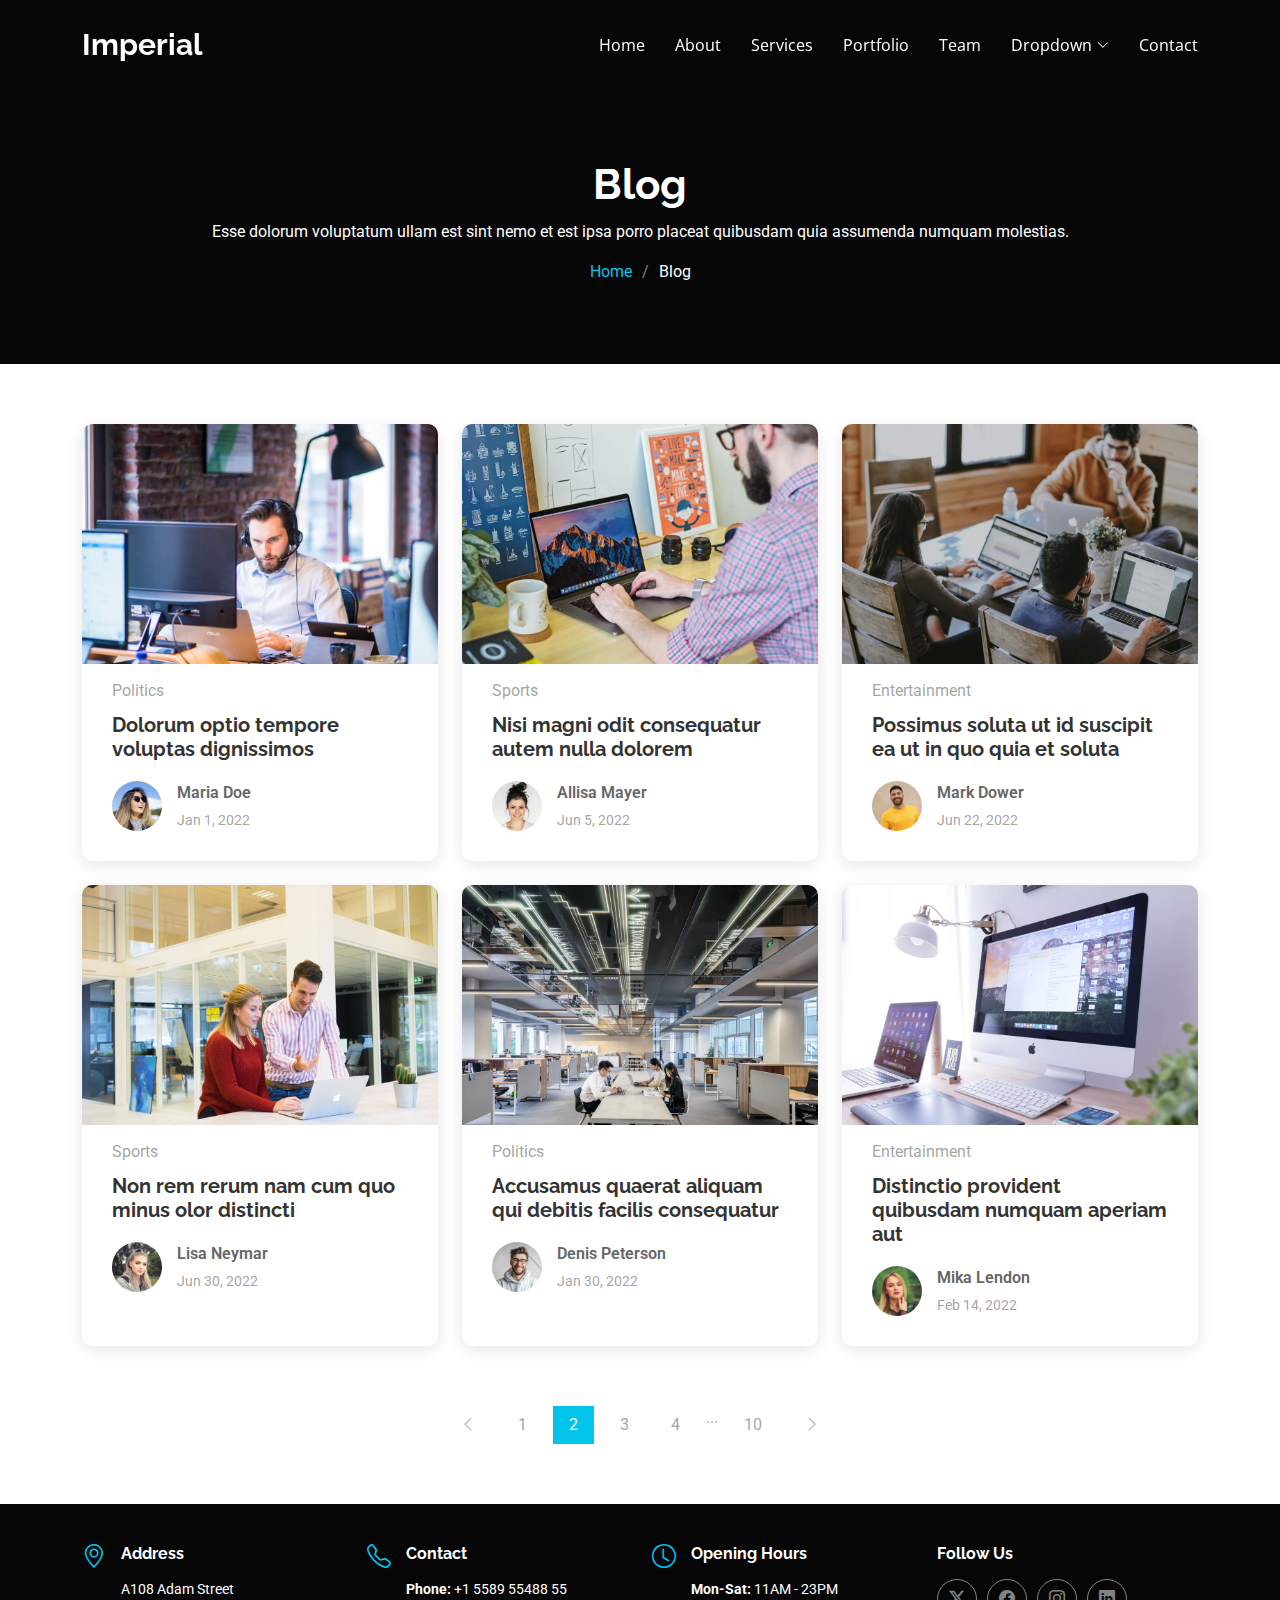
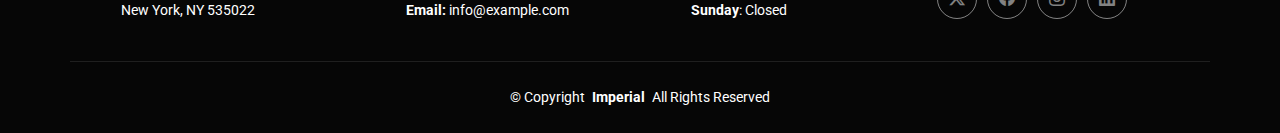
<file: blog.html>
<!DOCTYPE html>
<html lang="en">

<head>
  <meta charset="utf-8">
  <meta content="width=device-width, initial-scale=1.0" name="viewport">
  <title>Blog - Imperial Bootstrap Template</title>
  <meta name="description" content="">
  <meta name="keywords" content="">

  <!-- Favicons -->
  <link href="assets/img/favicon.png" rel="icon">
  <link href="assets/img/apple-touch-icon.png" rel="apple-touch-icon">

  <!-- Fonts -->
  <link href="https://fonts.googleapis.com" rel="preconnect">
  <link href="https://fonts.gstatic.com" rel="preconnect" crossorigin>
  <link href="https://fonts.googleapis.com/css2?family=Roboto:ital,wght@0,100;0,300;0,400;0,500;0,700;0,900;1,100;1,300;1,400;1,500;1,700;1,900&family=Open+Sans:ital,wght@0,300;0,400;0,500;0,600;0,700;0,800;1,300;1,400;1,500;1,600;1,700;1,800&family=Raleway:ital,wght@0,100;0,200;0,300;0,400;0,500;0,600;0,700;0,800;0,900;1,100;1,200;1,300;1,400;1,500;1,600;1,700;1,800;1,900&display=swap" rel="stylesheet">

  <!-- Vendor CSS Files -->
  <link href="assets/vendor/bootstrap/css/bootstrap.min.css" rel="stylesheet">
  <link href="assets/vendor/bootstrap-icons/bootstrap-icons.css" rel="stylesheet">
  <link href="assets/vendor/aos/aos.css" rel="stylesheet">
  <link href="assets/vendor/glightbox/css/glightbox.min.css" rel="stylesheet">
  <link href="assets/vendor/swiper/swiper-bundle.min.css" rel="stylesheet">

  <!-- Main CSS File -->
  <link href="assets/css/main.css" rel="stylesheet">

  <!-- =======================================================
  * Template Name: Imperial
  * Template URL: https://bootstrapmade.com/imperial-free-onepage-bootstrap-theme/
  * Updated: Oct 08 2024 with Bootstrap v5.3.3
  * Author: BootstrapMade.com
  * License: https://bootstrapmade.com/license/
  ======================================================== -->
</head>

<body class="blog-page">

  <header id="header" class="header d-flex align-items-center fixed-top">
    <div class="container-fluid container-xl position-relative d-flex align-items-center justify-content-between">

      <a href="index.html" class="logo d-flex align-items-center">
        <!-- Uncomment the line below if you also wish to use an image logo -->
        <!-- <img src="assets/img/logo-2.png" alt=""> -->
        <h1 class="sitename">Imperial</h1>
      </a>

      <nav id="navmenu" class="navmenu">
        <ul>
          <li><a href="#hero">Home</a></li>
          <li><a href="#about">About</a></li>
          <li><a href="#services">Services</a></li>
          <li><a href="#portfolio">Portfolio</a></li>
          <li><a href="#team">Team</a></li>
          <li class="dropdown"><a href="#"><span>Dropdown</span> <i class="bi bi-chevron-down toggle-dropdown"></i></a>
            <ul>
              <li><a href="#">Dropdown 1</a></li>
              <li class="dropdown"><a href="#"><span>Deep Dropdown</span> <i class="bi bi-chevron-down toggle-dropdown"></i></a>
                <ul>
                  <li><a href="#">Deep Dropdown 1</a></li>
                  <li><a href="#">Deep Dropdown 2</a></li>
                  <li><a href="#">Deep Dropdown 3</a></li>
                  <li><a href="#">Deep Dropdown 4</a></li>
                  <li><a href="#">Deep Dropdown 5</a></li>
                </ul>
              </li>
              <li><a href="#">Dropdown 2</a></li>
              <li><a href="#">Dropdown 3</a></li>
              <li><a href="#">Dropdown 4</a></li>
            </ul>
          </li>
          <li><a href="#contact">Contact</a></li>
        </ul>
        <i class="mobile-nav-toggle d-xl-none bi bi-list"></i>
      </nav>

    </div>
  </header>

  <main class="main">

    <!-- Page Title -->
    <div class="page-title dark-background">
      <div class="container position-relative">
        <h1>Blog</h1>
        <p>Esse dolorum voluptatum ullam est sint nemo et est ipsa porro placeat quibusdam quia assumenda numquam molestias.</p>
        <nav class="breadcrumbs">
          <ol>
            <li><a href="index.html">Home</a></li>
            <li class="current">Blog</li>
          </ol>
        </nav>
      </div>
    </div><!-- End Page Title -->

    <!-- Blog Posts Section -->
    <section id="blog-posts" class="blog-posts section">

      <div class="container">
        <div class="row gy-4">

          <div class="col-lg-4">
            <article>

              <div class="post-img">
                <img src="assets/img/blog/blog-1.jpg" alt="" class="img-fluid">
              </div>

              <p class="post-category">Politics</p>

              <h2 class="title">
                <a href="blog-details.html">Dolorum optio tempore voluptas dignissimos</a>
              </h2>

              <div class="d-flex align-items-center">
                <img src="assets/img/blog/blog-author.jpg" alt="" class="img-fluid post-author-img flex-shrink-0">
                <div class="post-meta">
                  <p class="post-author">Maria Doe</p>
                  <p class="post-date">
                    <time datetime="2022-01-01">Jan 1, 2022</time>
                  </p>
                </div>
              </div>

            </article>
          </div><!-- End post list item -->

          <div class="col-lg-4">
            <article>

              <div class="post-img">
                <img src="assets/img/blog/blog-2.jpg" alt="" class="img-fluid">
              </div>

              <p class="post-category">Sports</p>

              <h2 class="title">
                <a href="blog-details.html">Nisi magni odit consequatur autem nulla dolorem</a>
              </h2>

              <div class="d-flex align-items-center">
                <img src="assets/img/blog/blog-author-2.jpg" alt="" class="img-fluid post-author-img flex-shrink-0">
                <div class="post-meta">
                  <p class="post-author">Allisa Mayer</p>
                  <p class="post-date">
                    <time datetime="2022-01-01">Jun 5, 2022</time>
                  </p>
                </div>
              </div>

            </article>
          </div><!-- End post list item -->

          <div class="col-lg-4">
            <article>

              <div class="post-img">
                <img src="assets/img/blog/blog-3.jpg" alt="" class="img-fluid">
              </div>

              <p class="post-category">Entertainment</p>

              <h2 class="title">
                <a href="blog-details.html">Possimus soluta ut id suscipit ea ut in quo quia et soluta</a>
              </h2>

              <div class="d-flex align-items-center">
                <img src="assets/img/blog/blog-author-3.jpg" alt="" class="img-fluid post-author-img flex-shrink-0">
                <div class="post-meta">
                  <p class="post-author">Mark Dower</p>
                  <p class="post-date">
                    <time datetime="2022-01-01">Jun 22, 2022</time>
                  </p>
                </div>
              </div>

            </article>
          </div><!-- End post list item -->

          <div class="col-lg-4">
            <article>

              <div class="post-img">
                <img src="assets/img/blog/blog-4.jpg" alt="" class="img-fluid">
              </div>

              <p class="post-category">Sports</p>

              <h2 class="title">
                <a href="blog-details.html">Non rem rerum nam cum quo minus olor distincti</a>
              </h2>

              <div class="d-flex align-items-center">
                <img src="assets/img/blog/blog-author-4.jpg" alt="" class="img-fluid post-author-img flex-shrink-0">
                <div class="post-meta">
                  <p class="post-author">Lisa Neymar</p>
                  <p class="post-date">
                    <time datetime="2022-01-01">Jun 30, 2022</time>
                  </p>
                </div>
              </div>

            </article>
          </div><!-- End post list item -->

          <div class="col-lg-4">
            <article>

              <div class="post-img">
                <img src="assets/img/blog/blog-5.jpg" alt="" class="img-fluid">
              </div>

              <p class="post-category">Politics</p>

              <h2 class="title">
                <a href="blog-details.html">Accusamus quaerat aliquam qui debitis facilis consequatur</a>
              </h2>

              <div class="d-flex align-items-center">
                <img src="assets/img/blog/blog-author-5.jpg" alt="" class="img-fluid post-author-img flex-shrink-0">
                <div class="post-meta">
                  <p class="post-author">Denis Peterson</p>
                  <p class="post-date">
                    <time datetime="2022-01-01">Jan 30, 2022</time>
                  </p>
                </div>
              </div>

            </article>
          </div><!-- End post list item -->

          <div class="col-lg-4">
            <article>

              <div class="post-img">
                <img src="assets/img/blog/blog-6.jpg" alt="" class="img-fluid">
              </div>

              <p class="post-category">Entertainment</p>

              <h2 class="title">
                <a href="blog-details.html">Distinctio provident quibusdam numquam aperiam aut</a>
              </h2>

              <div class="d-flex align-items-center">
                <img src="assets/img/blog/blog-author-6.jpg" alt="" class="img-fluid post-author-img flex-shrink-0">
                <div class="post-meta">
                  <p class="post-author">Mika Lendon</p>
                  <p class="post-date">
                    <time datetime="2022-01-01">Feb 14, 2022</time>
                  </p>
                </div>
              </div>

            </article>
          </div><!-- End post list item -->

        </div>
      </div>

    </section><!-- /Blog Posts Section -->

    <!-- Blog Pagination Section -->
    <section id="blog-pagination" class="blog-pagination section">

      <div class="container">
        <div class="d-flex justify-content-center">
          <ul>
            <li><a href="#"><i class="bi bi-chevron-left"></i></a></li>
            <li><a href="#">1</a></li>
            <li><a href="#" class="active">2</a></li>
            <li><a href="#">3</a></li>
            <li><a href="#">4</a></li>
            <li>...</li>
            <li><a href="#">10</a></li>
            <li><a href="#"><i class="bi bi-chevron-right"></i></a></li>
          </ul>
        </div>
      </div>

    </section><!-- /Blog Pagination Section -->

  </main>

  <footer id="footer" class="footer dark-background">

    <div class="container">
      <div class="row gy-3">
        <div class="col-lg-3 col-md-6 d-flex">
          <i class="bi bi-geo-alt icon"></i>
          <div class="address">
            <h4>Address</h4>
            <p>A108 Adam Street</p>
            <p>New York, NY 535022</p>
            <p></p>
          </div>

        </div>

        <div class="col-lg-3 col-md-6 d-flex">
          <i class="bi bi-telephone icon"></i>
          <div>
            <h4>Contact</h4>
            <p>
              <strong>Phone:</strong> <span>+1 5589 55488 55</span><br>
              <strong>Email:</strong> <span>info@example.com</span><br>
            </p>
          </div>
        </div>

        <div class="col-lg-3 col-md-6 d-flex">
          <i class="bi bi-clock icon"></i>
          <div>
            <h4>Opening Hours</h4>
            <p>
              <strong>Mon-Sat:</strong> <span>11AM - 23PM</span><br>
              <strong>Sunday</strong>: <span>Closed</span>
            </p>
          </div>
        </div>

        <div class="col-lg-3 col-md-6">
          <h4>Follow Us</h4>
          <div class="social-links d-flex">
            <a href="#" class="twitter"><i class="bi bi-twitter-x"></i></a>
            <a href="#" class="facebook"><i class="bi bi-facebook"></i></a>
            <a href="#" class="instagram"><i class="bi bi-instagram"></i></a>
            <a href="#" class="linkedin"><i class="bi bi-linkedin"></i></a>
          </div>
        </div>

      </div>
    </div>

    <div class="container copyright text-center mt-4">
      <p>© <span>Copyright</span> <strong class="px-1 sitename">Imperial</strong> <span>All Rights Reserved</span></p>
    </div>

  </footer>

  <!-- Scroll Top -->
  <a href="#" id="scroll-top" class="scroll-top d-flex align-items-center justify-content-center"><i class="bi bi-arrow-up-short"></i></a>

  <!-- Preloader -->
  <div id="preloader"></div>

  <!-- Vendor JS Files -->
  <script src="assets/vendor/bootstrap/js/bootstrap.bundle.min.js"></script>
  <script src="assets/vendor/php-email-form/validate.js"></script>
  <script src="assets/vendor/aos/aos.js"></script>
  <script src="assets/vendor/typed.js/typed.umd.js"></script>
  <script src="assets/vendor/glightbox/js/glightbox.min.js"></script>
  <script src="assets/vendor/imagesloaded/imagesloaded.pkgd.min.js"></script>
  <script src="assets/vendor/isotope-layout/isotope.pkgd.min.js"></script>
  <script src="assets/vendor/swiper/swiper-bundle.min.js"></script>

  <!-- Main JS File -->
  <script src="assets/js/main.js"></script>

</body>

</html>
</file>
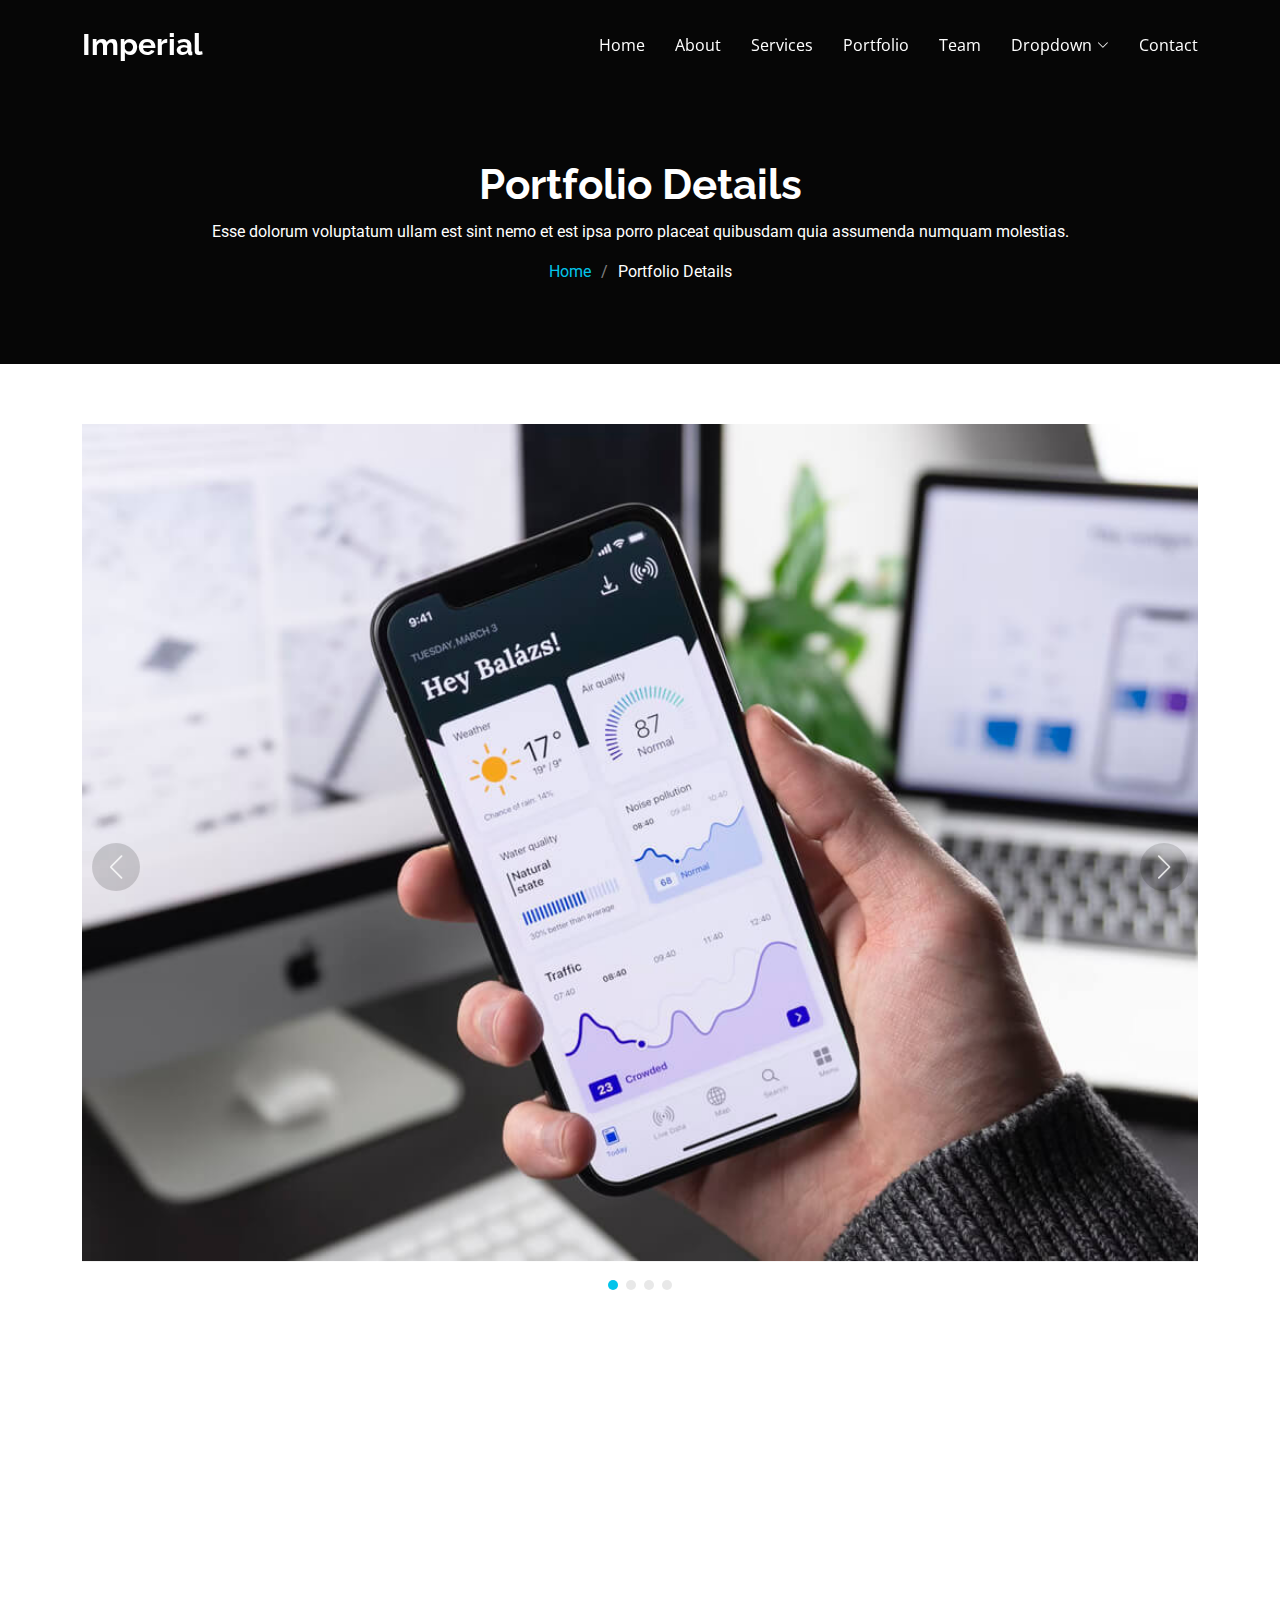
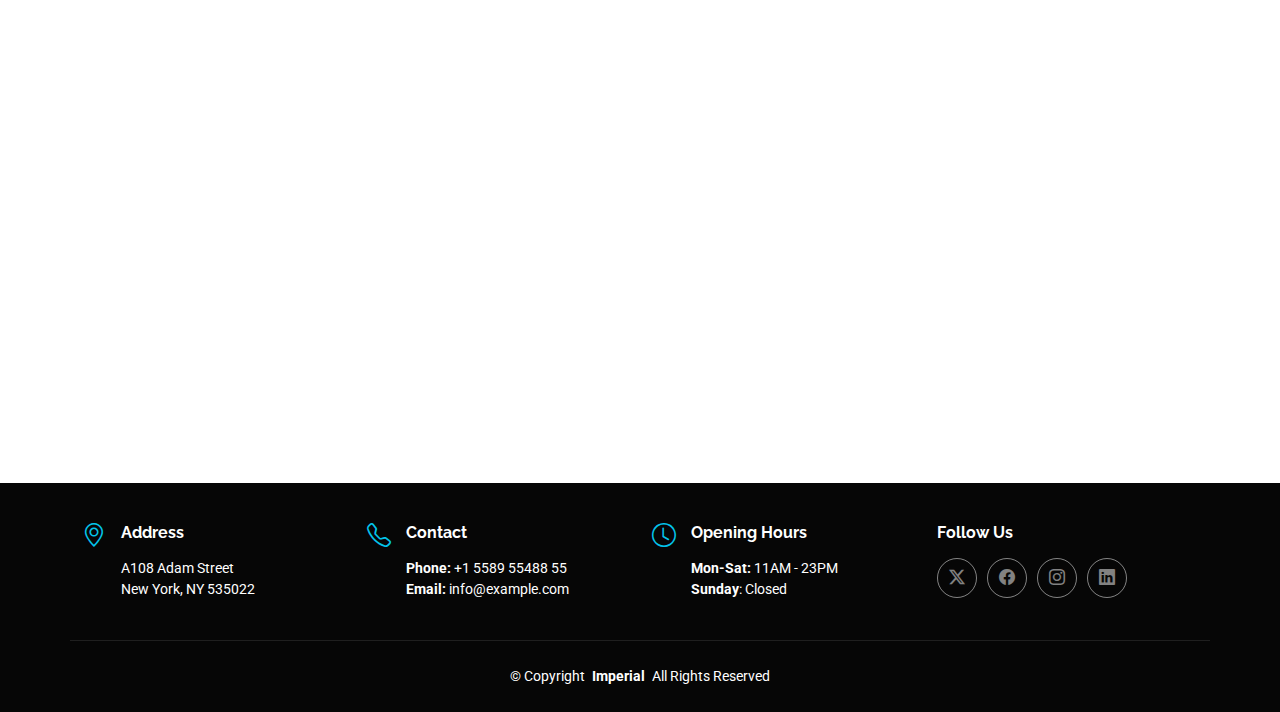
<file: portfolio-details.html>
<!DOCTYPE html>
<html lang="en">

<head>
  <meta charset="utf-8">
  <meta content="width=device-width, initial-scale=1.0" name="viewport">
  <title>Portfolio Details - Imperial Bootstrap Template</title>
  <meta name="description" content="">
  <meta name="keywords" content="">

  <!-- Favicons -->
  <link href="assets/img/favicon.png" rel="icon">
  <link href="assets/img/apple-touch-icon.png" rel="apple-touch-icon">

  <!-- Fonts -->
  <link href="https://fonts.googleapis.com" rel="preconnect">
  <link href="https://fonts.gstatic.com" rel="preconnect" crossorigin>
  <link href="https://fonts.googleapis.com/css2?family=Roboto:ital,wght@0,100;0,300;0,400;0,500;0,700;0,900;1,100;1,300;1,400;1,500;1,700;1,900&family=Open+Sans:ital,wght@0,300;0,400;0,500;0,600;0,700;0,800;1,300;1,400;1,500;1,600;1,700;1,800&family=Raleway:ital,wght@0,100;0,200;0,300;0,400;0,500;0,600;0,700;0,800;0,900;1,100;1,200;1,300;1,400;1,500;1,600;1,700;1,800;1,900&display=swap" rel="stylesheet">

  <!-- Vendor CSS Files -->
  <link href="assets/vendor/bootstrap/css/bootstrap.min.css" rel="stylesheet">
  <link href="assets/vendor/bootstrap-icons/bootstrap-icons.css" rel="stylesheet">
  <link href="assets/vendor/aos/aos.css" rel="stylesheet">
  <link href="assets/vendor/glightbox/css/glightbox.min.css" rel="stylesheet">
  <link href="assets/vendor/swiper/swiper-bundle.min.css" rel="stylesheet">

  <!-- Main CSS File -->
  <link href="assets/css/main.css" rel="stylesheet">

  <!-- =======================================================
  * Template Name: Imperial
  * Template URL: https://bootstrapmade.com/imperial-free-onepage-bootstrap-theme/
  * Updated: Oct 08 2024 with Bootstrap v5.3.3
  * Author: BootstrapMade.com
  * License: https://bootstrapmade.com/license/
  ======================================================== -->
</head>

<body class="portfolio-details-page">

  <header id="header" class="header d-flex align-items-center fixed-top">
    <div class="container-fluid container-xl position-relative d-flex align-items-center justify-content-between">

      <a href="index.html" class="logo d-flex align-items-center">
        <!-- Uncomment the line below if you also wish to use an image logo -->
        <!-- <img src="assets/img/logo-2.png" alt=""> -->
        <h1 class="sitename">Imperial</h1>
      </a>

      <nav id="navmenu" class="navmenu">
        <ul>
          <li><a href="#hero">Home</a></li>
          <li><a href="#about">About</a></li>
          <li><a href="#services">Services</a></li>
          <li><a href="#portfolio">Portfolio</a></li>
          <li><a href="#team">Team</a></li>
          <li class="dropdown"><a href="#"><span>Dropdown</span> <i class="bi bi-chevron-down toggle-dropdown"></i></a>
            <ul>
              <li><a href="#">Dropdown 1</a></li>
              <li class="dropdown"><a href="#"><span>Deep Dropdown</span> <i class="bi bi-chevron-down toggle-dropdown"></i></a>
                <ul>
                  <li><a href="#">Deep Dropdown 1</a></li>
                  <li><a href="#">Deep Dropdown 2</a></li>
                  <li><a href="#">Deep Dropdown 3</a></li>
                  <li><a href="#">Deep Dropdown 4</a></li>
                  <li><a href="#">Deep Dropdown 5</a></li>
                </ul>
              </li>
              <li><a href="#">Dropdown 2</a></li>
              <li><a href="#">Dropdown 3</a></li>
              <li><a href="#">Dropdown 4</a></li>
            </ul>
          </li>
          <li><a href="#contact">Contact</a></li>
        </ul>
        <i class="mobile-nav-toggle d-xl-none bi bi-list"></i>
      </nav>

    </div>
  </header>

  <main class="main">

    <!-- Page Title -->
    <div class="page-title dark-background">
      <div class="container position-relative">
        <h1>Portfolio Details</h1>
        <p>Esse dolorum voluptatum ullam est sint nemo et est ipsa porro placeat quibusdam quia assumenda numquam molestias.</p>
        <nav class="breadcrumbs">
          <ol>
            <li><a href="index.html">Home</a></li>
            <li class="current">Portfolio Details</li>
          </ol>
        </nav>
      </div>
    </div><!-- End Page Title -->

    <!-- Portfolio Details Section -->
    <section id="portfolio-details" class="portfolio-details section">

      <div class="container" data-aos="fade-up">

        <div class="portfolio-details-slider swiper init-swiper">
          <script type="application/json" class="swiper-config">
            {
              "loop": true,
              "speed": 600,
              "autoplay": {
                "delay": 5000
              },
              "slidesPerView": "auto",
              "navigation": {
                "nextEl": ".swiper-button-next",
                "prevEl": ".swiper-button-prev"
              },
              "pagination": {
                "el": ".swiper-pagination",
                "type": "bullets",
                "clickable": true
              }
            }
          </script>
          <div class="swiper-wrapper align-items-center">

            <div class="swiper-slide">
              <img src="assets/img/portfolio/app-1.jpg" alt="">
            </div>

            <div class="swiper-slide">
              <img src="assets/img/portfolio/product-1.jpg" alt="">
            </div>

            <div class="swiper-slide">
              <img src="assets/img/portfolio/branding-1.jpg" alt="">
            </div>

            <div class="swiper-slide">
              <img src="assets/img/portfolio/books-1.jpg" alt="">
            </div>

          </div>
          <div class="swiper-button-prev"></div>
          <div class="swiper-button-next"></div>
          <div class="swiper-pagination"></div>
        </div>

        <div class="row justify-content-between gy-4 mt-4">

          <div class="col-lg-8" data-aos="fade-up">
            <div class="portfolio-description">
              <h2>This is an example of portfolio details</h2>
              <p>
                Autem ipsum nam porro corporis rerum. Quis eos dolorem eos itaque inventore commodi labore quia quia. Exercitationem repudiandae officiis neque suscipit non officia eaque itaque enim. Voluptatem officia accusantium nesciunt est omnis tempora consectetur dignissimos. Sequi nulla at esse enim cum deserunt eius.
              </p>
              <p>
                Amet consequatur qui dolore veniam voluptatem voluptatem sit. Non aspernatur atque natus ut cum nam et. Praesentium error dolores rerum minus sequi quia veritatis eum. Eos et doloribus doloremque nesciunt molestiae laboriosam.
              </p>

              <div class="testimonial-item">
                <p>
                  <i class="bi bi-quote quote-icon-left"></i>
                  <span>Export tempor illum tamen malis malis eram quae irure esse labore quem cillum quid cillum eram malis quorum velit fore eram velit sunt aliqua noster fugiat irure amet legam anim culpa.</span>
                  <i class="bi bi-quote quote-icon-right"></i>
                </p>
                <div>
                  <img src="assets/img/testimonials/testimonials-2.jpg" class="testimonial-img" alt="">
                  <h3>Sara Wilsson</h3>
                  <h4>Designer</h4>
                </div>
              </div>

              <p>
                Impedit ipsum quae et aliquid doloribus et voluptatem quasi. Perspiciatis occaecati earum et magnam animi. Quibusdam non qui ea vitae suscipit vitae sunt. Repudiandae incidunt cumque minus deserunt assumenda tempore. Delectus voluptas necessitatibus est.
              </p>

              <p>
                Sunt voluptatum sapiente facilis quo odio aut ipsum repellat debitis. Molestiae et autem libero. Explicabo et quod necessitatibus similique quis dolor eum. Numquam eaque praesentium rem et qui nesciunt.
              </p>

            </div>
          </div>

          <div class="col-lg-3" data-aos="fade-up" data-aos-delay="100">
            <div class="portfolio-info">
              <h3>Project information</h3>
              <ul>
                <li><strong>Category</strong> Web design</li>
                <li><strong>Client</strong> ASU Company</li>
                <li><strong>Project date</strong> 01 March, 2020</li>
                <li><strong>Project URL</strong> <a href="#">www.example.com</a></li>
                <li><a href="#" class="btn-visit align-self-start">Visit Website</a></li>
              </ul>
            </div>
          </div>

        </div>

      </div>

    </section><!-- /Portfolio Details Section -->

  </main>

  <footer id="footer" class="footer dark-background">

    <div class="container">
      <div class="row gy-3">
        <div class="col-lg-3 col-md-6 d-flex">
          <i class="bi bi-geo-alt icon"></i>
          <div class="address">
            <h4>Address</h4>
            <p>A108 Adam Street</p>
            <p>New York, NY 535022</p>
            <p></p>
          </div>

        </div>

        <div class="col-lg-3 col-md-6 d-flex">
          <i class="bi bi-telephone icon"></i>
          <div>
            <h4>Contact</h4>
            <p>
              <strong>Phone:</strong> <span>+1 5589 55488 55</span><br>
              <strong>Email:</strong> <span>info@example.com</span><br>
            </p>
          </div>
        </div>

        <div class="col-lg-3 col-md-6 d-flex">
          <i class="bi bi-clock icon"></i>
          <div>
            <h4>Opening Hours</h4>
            <p>
              <strong>Mon-Sat:</strong> <span>11AM - 23PM</span><br>
              <strong>Sunday</strong>: <span>Closed</span>
            </p>
          </div>
        </div>

        <div class="col-lg-3 col-md-6">
          <h4>Follow Us</h4>
          <div class="social-links d-flex">
            <a href="#" class="twitter"><i class="bi bi-twitter-x"></i></a>
            <a href="#" class="facebook"><i class="bi bi-facebook"></i></a>
            <a href="#" class="instagram"><i class="bi bi-instagram"></i></a>
            <a href="#" class="linkedin"><i class="bi bi-linkedin"></i></a>
          </div>
        </div>

      </div>
    </div>

    <div class="container copyright text-center mt-4">
      <p>© <span>Copyright</span> <strong class="px-1 sitename">Imperial</strong> <span>All Rights Reserved</span></p>
    </div>

  </footer>

  <!-- Scroll Top -->
  <a href="#" id="scroll-top" class="scroll-top d-flex align-items-center justify-content-center"><i class="bi bi-arrow-up-short"></i></a>

  <!-- Preloader -->
  <div id="preloader"></div>

  <!-- Vendor JS Files -->
  <script src="assets/vendor/bootstrap/js/bootstrap.bundle.min.js"></script>
  <script src="assets/vendor/php-email-form/validate.js"></script>
  <script src="assets/vendor/aos/aos.js"></script>
  <script src="assets/vendor/typed.js/typed.umd.js"></script>
  <script src="assets/vendor/glightbox/js/glightbox.min.js"></script>
  <script src="assets/vendor/imagesloaded/imagesloaded.pkgd.min.js"></script>
  <script src="assets/vendor/isotope-layout/isotope.pkgd.min.js"></script>
  <script src="assets/vendor/swiper/swiper-bundle.min.js"></script>

  <!-- Main JS File -->
  <script src="assets/js/main.js"></script>

</body>

</html>
</file>
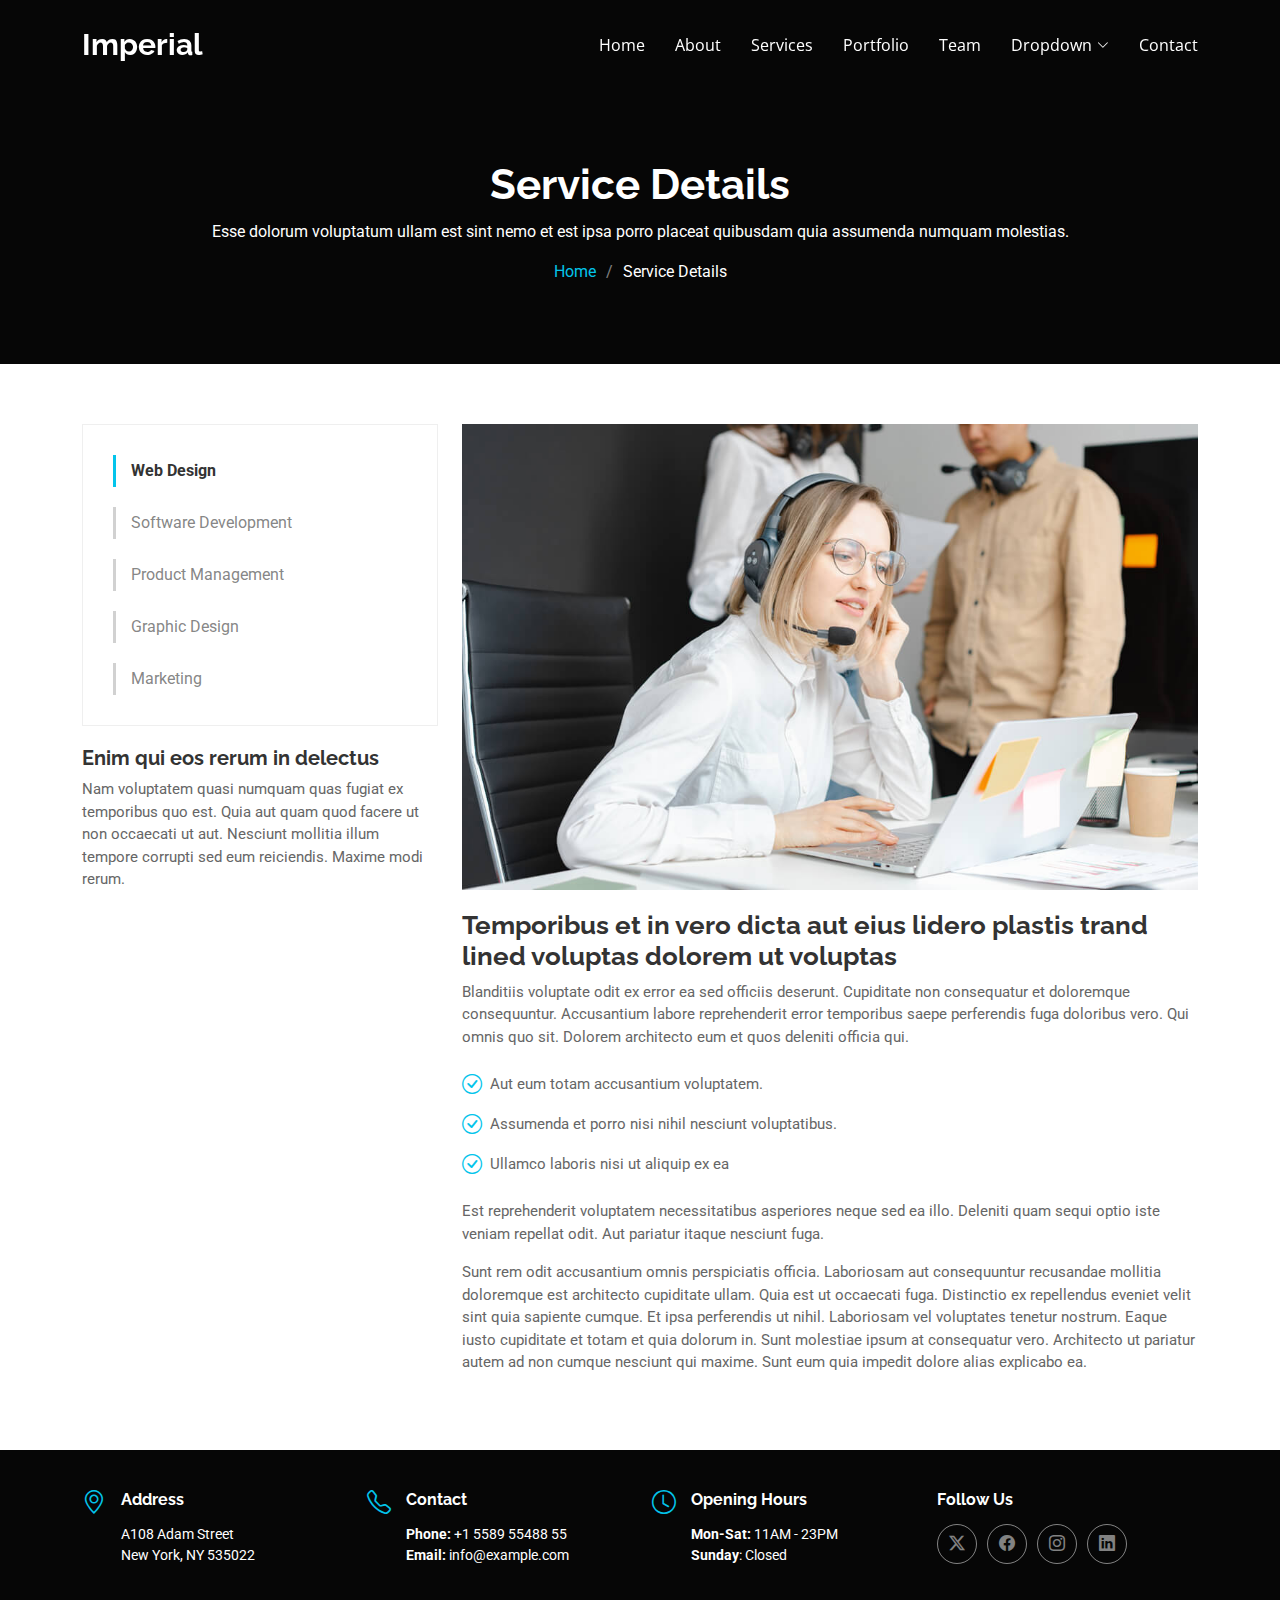
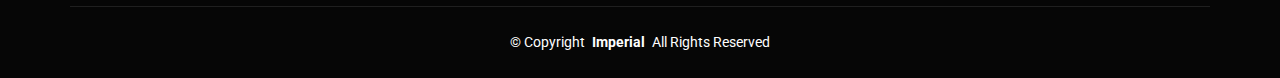
<file: service-details.html>
<!DOCTYPE html>
<html lang="en">

<head>
  <meta charset="utf-8">
  <meta content="width=device-width, initial-scale=1.0" name="viewport">
  <title>Service Details - Imperial Bootstrap Template</title>
  <meta name="description" content="">
  <meta name="keywords" content="">

  <!-- Favicons -->
  <link href="assets/img/favicon.png" rel="icon">
  <link href="assets/img/apple-touch-icon.png" rel="apple-touch-icon">

  <!-- Fonts -->
  <link href="https://fonts.googleapis.com" rel="preconnect">
  <link href="https://fonts.gstatic.com" rel="preconnect" crossorigin>
  <link href="https://fonts.googleapis.com/css2?family=Roboto:ital,wght@0,100;0,300;0,400;0,500;0,700;0,900;1,100;1,300;1,400;1,500;1,700;1,900&family=Open+Sans:ital,wght@0,300;0,400;0,500;0,600;0,700;0,800;1,300;1,400;1,500;1,600;1,700;1,800&family=Raleway:ital,wght@0,100;0,200;0,300;0,400;0,500;0,600;0,700;0,800;0,900;1,100;1,200;1,300;1,400;1,500;1,600;1,700;1,800;1,900&display=swap" rel="stylesheet">

  <!-- Vendor CSS Files -->
  <link href="assets/vendor/bootstrap/css/bootstrap.min.css" rel="stylesheet">
  <link href="assets/vendor/bootstrap-icons/bootstrap-icons.css" rel="stylesheet">
  <link href="assets/vendor/aos/aos.css" rel="stylesheet">
  <link href="assets/vendor/glightbox/css/glightbox.min.css" rel="stylesheet">
  <link href="assets/vendor/swiper/swiper-bundle.min.css" rel="stylesheet">

  <!-- Main CSS File -->
  <link href="assets/css/main.css" rel="stylesheet">

  <!-- =======================================================
  * Template Name: Imperial
  * Template URL: https://bootstrapmade.com/imperial-free-onepage-bootstrap-theme/
  * Updated: Oct 08 2024 with Bootstrap v5.3.3
  * Author: BootstrapMade.com
  * License: https://bootstrapmade.com/license/
  ======================================================== -->
</head>

<body class="service-details-page">

  <header id="header" class="header d-flex align-items-center fixed-top">
    <div class="container-fluid container-xl position-relative d-flex align-items-center justify-content-between">

      <a href="index.html" class="logo d-flex align-items-center">
        <!-- Uncomment the line below if you also wish to use an image logo -->
        <!-- <img src="assets/img/logo-2.png" alt=""> -->
        <h1 class="sitename">Imperial</h1>
      </a>

      <nav id="navmenu" class="navmenu">
        <ul>
          <li><a href="#hero">Home</a></li>
          <li><a href="#about">About</a></li>
          <li><a href="#services">Services</a></li>
          <li><a href="#portfolio">Portfolio</a></li>
          <li><a href="#team">Team</a></li>
          <li class="dropdown"><a href="#"><span>Dropdown</span> <i class="bi bi-chevron-down toggle-dropdown"></i></a>
            <ul>
              <li><a href="#">Dropdown 1</a></li>
              <li class="dropdown"><a href="#"><span>Deep Dropdown</span> <i class="bi bi-chevron-down toggle-dropdown"></i></a>
                <ul>
                  <li><a href="#">Deep Dropdown 1</a></li>
                  <li><a href="#">Deep Dropdown 2</a></li>
                  <li><a href="#">Deep Dropdown 3</a></li>
                  <li><a href="#">Deep Dropdown 4</a></li>
                  <li><a href="#">Deep Dropdown 5</a></li>
                </ul>
              </li>
              <li><a href="#">Dropdown 2</a></li>
              <li><a href="#">Dropdown 3</a></li>
              <li><a href="#">Dropdown 4</a></li>
            </ul>
          </li>
          <li><a href="#contact">Contact</a></li>
        </ul>
        <i class="mobile-nav-toggle d-xl-none bi bi-list"></i>
      </nav>

    </div>
  </header>

  <main class="main">

    <!-- Page Title -->
    <div class="page-title dark-background">
      <div class="container position-relative">
        <h1>Service Details</h1>
        <p>Esse dolorum voluptatum ullam est sint nemo et est ipsa porro placeat quibusdam quia assumenda numquam molestias.</p>
        <nav class="breadcrumbs">
          <ol>
            <li><a href="index.html">Home</a></li>
            <li class="current">Service Details</li>
          </ol>
        </nav>
      </div>
    </div><!-- End Page Title -->

    <!-- Service Details Section -->
    <section id="service-details" class="service-details section">

      <div class="container">

        <div class="row gy-4">

          <div class="col-lg-4" data-aos="fade-up" data-aos-delay="100">
            <div class="services-list">
              <a href="#" class="active">Web Design</a>
              <a href="#">Software Development</a>
              <a href="#">Product Management</a>
              <a href="#">Graphic Design</a>
              <a href="#">Marketing</a>
            </div>

            <h4>Enim qui eos rerum in delectus</h4>
            <p>Nam voluptatem quasi numquam quas fugiat ex temporibus quo est. Quia aut quam quod facere ut non occaecati ut aut. Nesciunt mollitia illum tempore corrupti sed eum reiciendis. Maxime modi rerum.</p>
          </div>

          <div class="col-lg-8" data-aos="fade-up" data-aos-delay="200">
            <img src="assets/img/services.jpg" alt="" class="img-fluid services-img">
            <h3>Temporibus et in vero dicta aut eius lidero plastis trand lined voluptas dolorem ut voluptas</h3>
            <p>
              Blanditiis voluptate odit ex error ea sed officiis deserunt. Cupiditate non consequatur et doloremque consequuntur. Accusantium labore reprehenderit error temporibus saepe perferendis fuga doloribus vero. Qui omnis quo sit. Dolorem architecto eum et quos deleniti officia qui.
            </p>
            <ul>
              <li><i class="bi bi-check-circle"></i> <span>Aut eum totam accusantium voluptatem.</span></li>
              <li><i class="bi bi-check-circle"></i> <span>Assumenda et porro nisi nihil nesciunt voluptatibus.</span></li>
              <li><i class="bi bi-check-circle"></i> <span>Ullamco laboris nisi ut aliquip ex ea</span></li>
            </ul>
            <p>
              Est reprehenderit voluptatem necessitatibus asperiores neque sed ea illo. Deleniti quam sequi optio iste veniam repellat odit. Aut pariatur itaque nesciunt fuga.
            </p>
            <p>
              Sunt rem odit accusantium omnis perspiciatis officia. Laboriosam aut consequuntur recusandae mollitia doloremque est architecto cupiditate ullam. Quia est ut occaecati fuga. Distinctio ex repellendus eveniet velit sint quia sapiente cumque. Et ipsa perferendis ut nihil. Laboriosam vel voluptates tenetur nostrum. Eaque iusto cupiditate et totam et quia dolorum in. Sunt molestiae ipsum at consequatur vero. Architecto ut pariatur autem ad non cumque nesciunt qui maxime. Sunt eum quia impedit dolore alias explicabo ea.
            </p>
          </div>

        </div>

      </div>

    </section><!-- /Service Details Section -->

  </main>

  <footer id="footer" class="footer dark-background">

    <div class="container">
      <div class="row gy-3">
        <div class="col-lg-3 col-md-6 d-flex">
          <i class="bi bi-geo-alt icon"></i>
          <div class="address">
            <h4>Address</h4>
            <p>A108 Adam Street</p>
            <p>New York, NY 535022</p>
            <p></p>
          </div>

        </div>

        <div class="col-lg-3 col-md-6 d-flex">
          <i class="bi bi-telephone icon"></i>
          <div>
            <h4>Contact</h4>
            <p>
              <strong>Phone:</strong> <span>+1 5589 55488 55</span><br>
              <strong>Email:</strong> <span>info@example.com</span><br>
            </p>
          </div>
        </div>

        <div class="col-lg-3 col-md-6 d-flex">
          <i class="bi bi-clock icon"></i>
          <div>
            <h4>Opening Hours</h4>
            <p>
              <strong>Mon-Sat:</strong> <span>11AM - 23PM</span><br>
              <strong>Sunday</strong>: <span>Closed</span>
            </p>
          </div>
        </div>

        <div class="col-lg-3 col-md-6">
          <h4>Follow Us</h4>
          <div class="social-links d-flex">
            <a href="#" class="twitter"><i class="bi bi-twitter-x"></i></a>
            <a href="#" class="facebook"><i class="bi bi-facebook"></i></a>
            <a href="#" class="instagram"><i class="bi bi-instagram"></i></a>
            <a href="#" class="linkedin"><i class="bi bi-linkedin"></i></a>
          </div>
        </div>

      </div>
    </div>

    <div class="container copyright text-center mt-4">
      <p>© <span>Copyright</span> <strong class="px-1 sitename">Imperial</strong> <span>All Rights Reserved</span></p>
    </div>

  </footer>

  <!-- Scroll Top -->
  <a href="#" id="scroll-top" class="scroll-top d-flex align-items-center justify-content-center"><i class="bi bi-arrow-up-short"></i></a>

  <!-- Preloader -->
  <div id="preloader"></div>

  <!-- Vendor JS Files -->
  <script src="assets/vendor/bootstrap/js/bootstrap.bundle.min.js"></script>
  <script src="assets/vendor/php-email-form/validate.js"></script>
  <script src="assets/vendor/aos/aos.js"></script>
  <script src="assets/vendor/typed.js/typed.umd.js"></script>
  <script src="assets/vendor/glightbox/js/glightbox.min.js"></script>
  <script src="assets/vendor/imagesloaded/imagesloaded.pkgd.min.js"></script>
  <script src="assets/vendor/isotope-layout/isotope.pkgd.min.js"></script>
  <script src="assets/vendor/swiper/swiper-bundle.min.js"></script>

  <!-- Main JS File -->
  <script src="assets/js/main.js"></script>

</body>

</html>
</file>
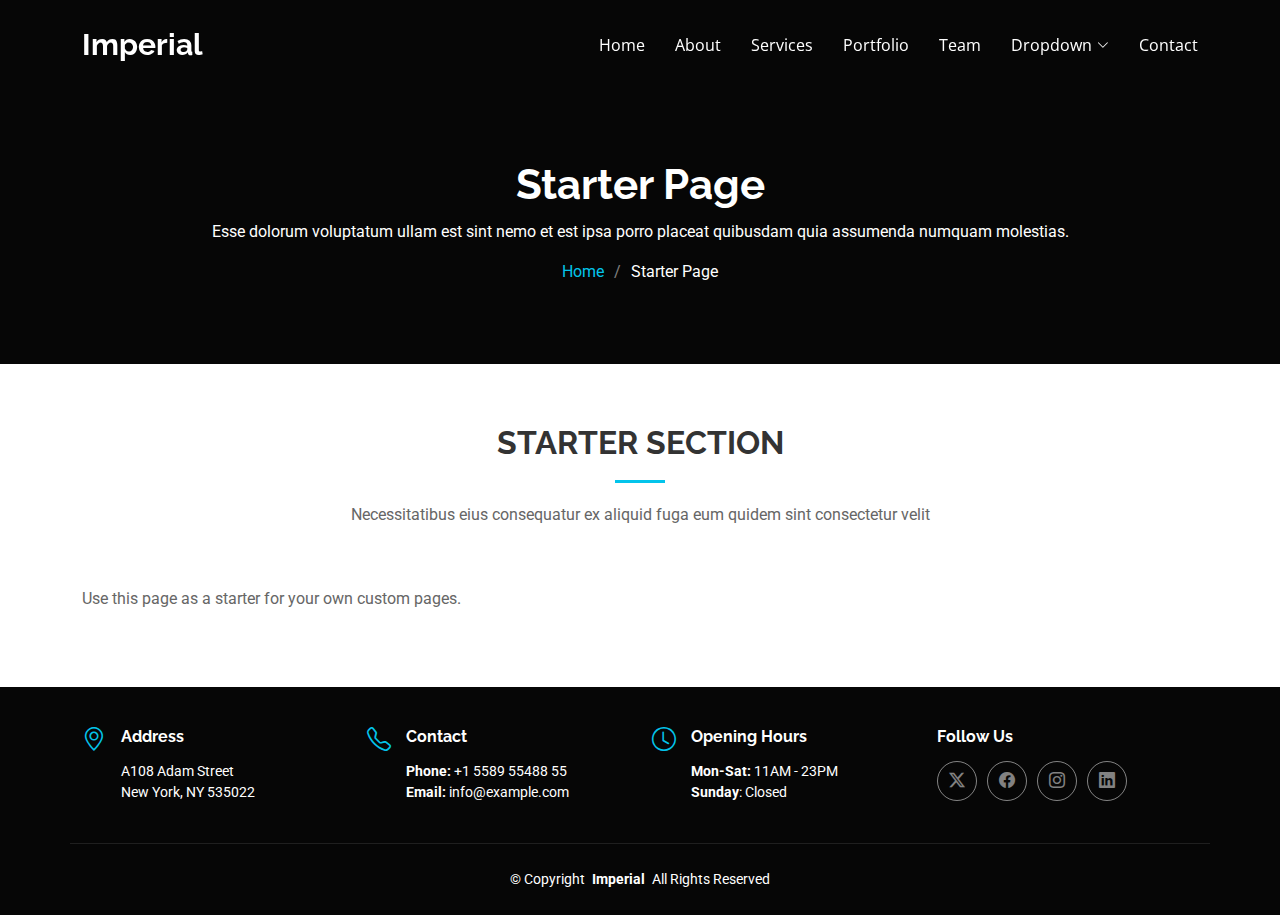
<file: starter-page.html>
<!DOCTYPE html>
<html lang="en">

<head>
  <meta charset="utf-8">
  <meta content="width=device-width, initial-scale=1.0" name="viewport">
  <title>Starter Page - Imperial Bootstrap Template</title>
  <meta name="description" content="">
  <meta name="keywords" content="">

  <!-- Favicons -->
  <link href="assets/img/favicon.png" rel="icon">
  <link href="assets/img/apple-touch-icon.png" rel="apple-touch-icon">

  <!-- Fonts -->
  <link href="https://fonts.googleapis.com" rel="preconnect">
  <link href="https://fonts.gstatic.com" rel="preconnect" crossorigin>
  <link href="https://fonts.googleapis.com/css2?family=Roboto:ital,wght@0,100;0,300;0,400;0,500;0,700;0,900;1,100;1,300;1,400;1,500;1,700;1,900&family=Open+Sans:ital,wght@0,300;0,400;0,500;0,600;0,700;0,800;1,300;1,400;1,500;1,600;1,700;1,800&family=Raleway:ital,wght@0,100;0,200;0,300;0,400;0,500;0,600;0,700;0,800;0,900;1,100;1,200;1,300;1,400;1,500;1,600;1,700;1,800;1,900&display=swap" rel="stylesheet">

  <!-- Vendor CSS Files -->
  <link href="assets/vendor/bootstrap/css/bootstrap.min.css" rel="stylesheet">
  <link href="assets/vendor/bootstrap-icons/bootstrap-icons.css" rel="stylesheet">
  <link href="assets/vendor/aos/aos.css" rel="stylesheet">
  <link href="assets/vendor/glightbox/css/glightbox.min.css" rel="stylesheet">
  <link href="assets/vendor/swiper/swiper-bundle.min.css" rel="stylesheet">

  <!-- Main CSS File -->
  <link href="assets/css/main.css" rel="stylesheet">

  <!-- =======================================================
  * Template Name: Imperial
  * Template URL: https://bootstrapmade.com/imperial-free-onepage-bootstrap-theme/
  * Updated: Oct 08 2024 with Bootstrap v5.3.3
  * Author: BootstrapMade.com
  * License: https://bootstrapmade.com/license/
  ======================================================== -->
</head>

<body class="starter-page-page">

  <header id="header" class="header d-flex align-items-center fixed-top">
    <div class="container-fluid container-xl position-relative d-flex align-items-center justify-content-between">

      <a href="index.html" class="logo d-flex align-items-center">
        <!-- Uncomment the line below if you also wish to use an image logo -->
        <!-- <img src="assets/img/logo-2.png" alt=""> -->
        <h1 class="sitename">Imperial</h1>
      </a>

      <nav id="navmenu" class="navmenu">
        <ul>
          <li><a href="#hero">Home</a></li>
          <li><a href="#about">About</a></li>
          <li><a href="#services">Services</a></li>
          <li><a href="#portfolio">Portfolio</a></li>
          <li><a href="#team">Team</a></li>
          <li class="dropdown"><a href="#"><span>Dropdown</span> <i class="bi bi-chevron-down toggle-dropdown"></i></a>
            <ul>
              <li><a href="#">Dropdown 1</a></li>
              <li class="dropdown"><a href="#"><span>Deep Dropdown</span> <i class="bi bi-chevron-down toggle-dropdown"></i></a>
                <ul>
                  <li><a href="#">Deep Dropdown 1</a></li>
                  <li><a href="#">Deep Dropdown 2</a></li>
                  <li><a href="#">Deep Dropdown 3</a></li>
                  <li><a href="#">Deep Dropdown 4</a></li>
                  <li><a href="#">Deep Dropdown 5</a></li>
                </ul>
              </li>
              <li><a href="#">Dropdown 2</a></li>
              <li><a href="#">Dropdown 3</a></li>
              <li><a href="#">Dropdown 4</a></li>
            </ul>
          </li>
          <li><a href="#contact">Contact</a></li>
        </ul>
        <i class="mobile-nav-toggle d-xl-none bi bi-list"></i>
      </nav>

    </div>
  </header>

  <main class="main">

    <!-- Page Title -->
    <div class="page-title dark-background">
      <div class="container position-relative">
        <h1>Starter Page</h1>
        <p>Esse dolorum voluptatum ullam est sint nemo et est ipsa porro placeat quibusdam quia assumenda numquam molestias.</p>
        <nav class="breadcrumbs">
          <ol>
            <li><a href="index.html">Home</a></li>
            <li class="current">Starter Page</li>
          </ol>
        </nav>
      </div>
    </div><!-- End Page Title -->

    <!-- Starter Section Section -->
    <section id="starter-section" class="starter-section section">

      <!-- Section Title -->
      <div class="container section-title" data-aos="fade-up">
        <h2>Starter Section</h2>
        <p>Necessitatibus eius consequatur ex aliquid fuga eum quidem sint consectetur velit</p>
      </div><!-- End Section Title -->

      <div class="container" data-aos="fade-up">
        <p>Use this page as a starter for your own custom pages.</p>
      </div>

    </section><!-- /Starter Section Section -->

  </main>

  <footer id="footer" class="footer dark-background">

    <div class="container">
      <div class="row gy-3">
        <div class="col-lg-3 col-md-6 d-flex">
          <i class="bi bi-geo-alt icon"></i>
          <div class="address">
            <h4>Address</h4>
            <p>A108 Adam Street</p>
            <p>New York, NY 535022</p>
            <p></p>
          </div>

        </div>

        <div class="col-lg-3 col-md-6 d-flex">
          <i class="bi bi-telephone icon"></i>
          <div>
            <h4>Contact</h4>
            <p>
              <strong>Phone:</strong> <span>+1 5589 55488 55</span><br>
              <strong>Email:</strong> <span>info@example.com</span><br>
            </p>
          </div>
        </div>

        <div class="col-lg-3 col-md-6 d-flex">
          <i class="bi bi-clock icon"></i>
          <div>
            <h4>Opening Hours</h4>
            <p>
              <strong>Mon-Sat:</strong> <span>11AM - 23PM</span><br>
              <strong>Sunday</strong>: <span>Closed</span>
            </p>
          </div>
        </div>

        <div class="col-lg-3 col-md-6">
          <h4>Follow Us</h4>
          <div class="social-links d-flex">
            <a href="#" class="twitter"><i class="bi bi-twitter-x"></i></a>
            <a href="#" class="facebook"><i class="bi bi-facebook"></i></a>
            <a href="#" class="instagram"><i class="bi bi-instagram"></i></a>
            <a href="#" class="linkedin"><i class="bi bi-linkedin"></i></a>
          </div>
        </div>

      </div>
    </div>

    <div class="container copyright text-center mt-4">
      <p>© <span>Copyright</span> <strong class="px-1 sitename">Imperial</strong> <span>All Rights Reserved</span></p>
    </div>

  </footer>

  <!-- Scroll Top -->
  <a href="#" id="scroll-top" class="scroll-top d-flex align-items-center justify-content-center"><i class="bi bi-arrow-up-short"></i></a>

  <!-- Preloader -->
  <div id="preloader"></div>

  <!-- Vendor JS Files -->
  <script src="assets/vendor/bootstrap/js/bootstrap.bundle.min.js"></script>
  <script src="assets/vendor/php-email-form/validate.js"></script>
  <script src="assets/vendor/aos/aos.js"></script>
  <script src="assets/vendor/typed.js/typed.umd.js"></script>
  <script src="assets/vendor/glightbox/js/glightbox.min.js"></script>
  <script src="assets/vendor/imagesloaded/imagesloaded.pkgd.min.js"></script>
  <script src="assets/vendor/isotope-layout/isotope.pkgd.min.js"></script>
  <script src="assets/vendor/swiper/swiper-bundle.min.js"></script>

  <!-- Main JS File -->
  <script src="assets/js/main.js"></script>

</body>

</html>
</file>
<file: assets/css/main.css>
/**
* Template Name: Imperial
* Template URL: https://bootstrapmade.com/imperial-free-onepage-bootstrap-theme/
* Updated: Oct 08 2024 with Bootstrap v5.3.3
* Author: BootstrapMade.com
* License: https://bootstrapmade.com/license/
*/

/*--------------------------------------------------------------
# Font & Color Variables
# Help: https://bootstrapmade.com/color-system/
--------------------------------------------------------------*/
/* Fonts */
:root {
  --default-font: "Roboto",  system-ui, -apple-system, "Segoe UI", Roboto, "Helvetica Neue", Arial, "Noto Sans", "Liberation Sans", sans-serif, "Apple Color Emoji", "Segoe UI Emoji", "Segoe UI Symbol", "Noto Color Emoji";
  --heading-font: "Raleway",  sans-serif;
  --nav-font: "Open Sans",  sans-serif;
}

/* Global Colors - The following color variables are used throughout the website. Updating them here will change the color scheme of the entire website */
:root { 
  --background-color: #ffffff; /* Background color for the entire website, including individual sections */
  --default-color: #666666; /* Default color used for the majority of the text content across the entire website */
  --heading-color: #333333; /* Color for headings, subheadings and title throughout the website */
  --accent-color: #03c4eb; /* Accent color that represents your brand on the website. It's used for buttons, links, and other elements that need to stand out */
  --surface-color: #ffffff; /* The surface color is used as a background of boxed elements within sections, such as cards, icon boxes, or other elements that require a visual separation from the global background. */
  --contrast-color: #ffffff; /* Contrast color for text, ensuring readability against backgrounds of accent, heading, or default colors. */
}

/* Nav Menu Colors - The following color variables are used specifically for the navigation menu. They are separate from the global colors to allow for more customization options */
:root {
  --nav-color: #ffffff;  /* The default color of the main navmenu links */
  --nav-hover-color: #093c7e; /* Applied to main navmenu links when they are hovered over or active */
  --nav-mobile-background-color: #ffffff; /* Used as the background color for mobile navigation menu */
  --nav-dropdown-background-color: #ffffff; /* Used as the background color for dropdown items that appear when hovering over primary navigation items */
  --nav-dropdown-color: #666666; /* Used for navigation links of the dropdown items in the navigation menu. */
  --nav-dropdown-hover-color: #093c7e; /* Similar to --nav-hover-color, this color is applied to dropdown navigation links when they are hovered over. */
}

/* Color Presets - These classes override global colors when applied to any section or element, providing reuse of the sam color scheme. */

.light-background {
  --background-color: #f9f9f9;
  --surface-color: #ffffff;
}
/* #060606    #252525*/ 
.dark-background {
  --background-color: #060606;
  --default-color: #ffffff;
  --heading-color: #ffffff;
  --surface-color: #252525;
  --contrast-color: #ffffff;
}

/* Smooth scroll */
:root {
  scroll-behavior: smooth;
}

/*--------------------------------------------------------------
# General Styling & Shared Classes
--------------------------------------------------------------*/
body {
  color: var(--default-color);
  background-color: var(--background-color);
  font-family: var(--default-font);
}

a {
  color: var(--accent-color);
  text-decoration: none;
  transition: 0.3s;
}

a:hover {
  color: color-mix(in srgb, var(--accent-color), transparent 25%);
  text-decoration: none;
}

h1,
h2,
h3,
h4,
h5,
h6 {
  color: var(--heading-color);
  font-family: var(--heading-font);
}

/* PHP Email Form Messages
------------------------------*/
.php-email-form .error-message {
  display: none;
  background: #df1529;
  color: #ffffff;
  text-align: left;
  padding: 15px;
  margin-bottom: 24px;
  font-weight: 600;
}

.php-email-form .sent-message {
  display: none;
  color: #ffffff;
  background: #059652;
  text-align: center;
  padding: 15px;
  margin-bottom: 24px;
  font-weight: 600;
}

.php-email-form .loading {
  display: none;
  background: var(--surface-color);
  text-align: center;
  padding: 15px;
  margin-bottom: 24px;
}

.php-email-form .loading:before {
  content: "";
  display: inline-block;
  border-radius: 50%;
  width: 24px;
  height: 24px;
  margin: 0 10px -6px 0;
  border: 3px solid var(--accent-color);
  border-top-color: var(--surface-color);
  animation: php-email-form-loading 1s linear infinite;
}

@keyframes php-email-form-loading {
  0% {
    transform: rotate(0deg);
  }

  100% {
    transform: rotate(360deg);
  }
}

/*--------------------------------------------------------------
# Global Header  rgba(0, 0, 0, 0)
--------------------------------------------------------------*/
.header {
  --background-color: rgba(0, 0, 0, 0);
  --default-color: #ffffff;
  --heading-color: #ffffff;
  color: var(--default-color);
  background-color: var(--background-color);
  padding: 15px 0;
  transition: all 0.5s;
  z-index: 997;
}

.header .logo {
  line-height: 1;
}

.header .logo img {
  max-height: 32px;
  margin-right: 8px;
}

.header .logo h1 {
  font-size: 30px;
  margin: 0;
  font-weight: 700;
  color: var(--heading-color);
}

.scrolled .header {
  box-shadow: 0px 0 18px rgba(0, 0, 0, 0.1);
}

/* Global Header on Scroll rgba(0, 0, 0, 0.8)
------------------------------*/
.scrolled .header {
  --background-color: #03c4eb;;
}

/*--------------------------------------------------------------
# Navigation Menu
--------------------------------------------------------------*/
/* Navmenu - Desktop */
@media (min-width: 1200px) {
  .navmenu {
    padding: 0;
  }

  .navmenu ul {
    margin: 0;
    padding: 0;
    display: flex;
    list-style: none;
    align-items: center;
  }

  .navmenu li {
    position: relative;
  }

  .navmenu a,
  .navmenu a:focus {
    color: var(--nav-color);
    padding: 18px 15px;
    font-size: 16px;
    font-family: var(--nav-font);
    font-weight: 400;
    display: flex;
    align-items: center;
    justify-content: space-between;
    white-space: nowrap;
    transition: 0.3s;
  }

  .navmenu a i,
  .navmenu a:focus i {
    font-size: 12px;
    line-height: 0;
    margin-left: 5px;
    transition: 0.3s;
  }

  .navmenu li:last-child a {
    padding-right: 0;
  }

  .navmenu li:hover>a,
  .navmenu .active,
  .navmenu .active:focus {
    color: var(--nav-hover-color);
  }

  .navmenu .dropdown ul {
    margin: 0;
    padding: 10px 0;
    background: var(--nav-dropdown-background-color);
    display: block;
    position: absolute;
    visibility: hidden;
    left: 14px;
    top: 130%;
    opacity: 0;
    transition: 0.3s;
    border-radius: 4px;
    z-index: 99;
    box-shadow: 0px 0px 30px rgba(0, 0, 0, 0.1);
  }

  .navmenu .dropdown ul li {
    min-width: 200px;
  }

  .navmenu .dropdown ul a {
    padding: 10px 20px;
    font-size: 15px;
    text-transform: none;
    color: var(--nav-dropdown-color);
  }

  .navmenu .dropdown ul a i {
    font-size: 12px;
  }

  .navmenu .dropdown ul a:hover,
  .navmenu .dropdown ul .active:hover,
  .navmenu .dropdown ul li:hover>a {
    color: var(--nav-dropdown-hover-color);
  }

  .navmenu .dropdown:hover>ul {
    opacity: 1;
    top: 100%;
    visibility: visible;
  }

  .navmenu .dropdown .dropdown ul {
    top: 0;
    left: -90%;
    visibility: hidden;
  }

  .navmenu .dropdown .dropdown:hover>ul {
    opacity: 1;
    top: 0;
    left: -100%;
    visibility: visible;
  }
}

/* Navmenu - Mobile */
@media (max-width: 1199px) {
  .mobile-nav-toggle {
    color: var(--nav-color);
    font-size: 28px;
    line-height: 0;
    margin-right: 10px;
    cursor: pointer;
    transition: color 0.3s;
  }

  .navmenu {
    padding: 0;
    z-index: 9997;
  }

  .navmenu ul {
    display: none;
    list-style: none;
    position: absolute;
    inset: 60px 20px 20px 20px;
    padding: 10px 0;
    margin: 0;
    border-radius: 6px;
    background-color: var(--nav-mobile-background-color);
    overflow-y: auto;
    transition: 0.3s;
    z-index: 9998;
    box-shadow: 0px 0px 30px rgba(0, 0, 0, 0.1);
  }

  .navmenu a,
  .navmenu a:focus {
    color: var(--nav-dropdown-color);
    padding: 10px 20px;
    font-family: var(--nav-font);
    font-size: 17px;
    font-weight: 500;
    display: flex;
    align-items: center;
    justify-content: space-between;
    white-space: nowrap;
    transition: 0.3s;
  }

  .navmenu a i,
  .navmenu a:focus i {
    font-size: 12px;
    line-height: 0;
    margin-left: 5px;
    width: 30px;
    height: 30px;
    display: flex;
    align-items: center;
    justify-content: center;
    border-radius: 50%;
    transition: 0.3s;
    background-color: color-mix(in srgb, var(--accent-color), transparent 90%);
  }

  .navmenu a i:hover,
  .navmenu a:focus i:hover {
    background-color: var(--accent-color);
    color: var(--contrast-color);
  }

  .navmenu a:hover,
  .navmenu .active,
  .navmenu .active:focus {
    color: var(--nav-dropdown-hover-color);
  }

  .navmenu .active i,
  .navmenu .active:focus i {
    background-color: var(--accent-color);
    color: var(--contrast-color);
    transform: rotate(180deg);
  }

  .navmenu .dropdown ul {
    position: static;
    display: none;
    z-index: 99;
    padding: 10px 0;
    margin: 10px 20px;
    background-color: var(--nav-dropdown-background-color);
    border: 1px solid color-mix(in srgb, var(--default-color), transparent 90%);
    box-shadow: none;
    transition: all 0.5s ease-in-out;
  }

  .navmenu .dropdown ul ul {
    background-color: rgba(33, 37, 41, 0.1);
  }

  .navmenu .dropdown>.dropdown-active {
    display: block;
    background-color: rgba(33, 37, 41, 0.03);
  }

  .mobile-nav-active {
    overflow: hidden;
  }

  .mobile-nav-active .mobile-nav-toggle {
    color: #fff;
    position: absolute;
    font-size: 32px;
    top: 15px;
    right: 15px;
    margin-right: 0;
    z-index: 9999;
  }

  .mobile-nav-active .navmenu {
    position: fixed;
    overflow: hidden;
    inset: 0;
    background: rgba(33, 37, 41, 0.8);
    transition: 0.3s;
  }

  .mobile-nav-active .navmenu>ul {
    display: block;
  }
}

/*--------------------------------------------------------------
# Global Footer
--------------------------------------------------------------*/
.footer {
  color: var(--default-color);
  background-color: var(--background-color);
  font-size: 14px;
  padding: 40px 0 0 0;
  position: relative;
}

.footer .icon {
  color: var(--accent-color);
  margin-right: 15px;
  font-size: 24px;
  line-height: 0;
}

.footer h4 {
  font-size: 16px;
  font-weight: 700;
  margin-bottom: 15px;
}

.footer .address p {
  margin-bottom: 0px;
}

.footer .social-links a {
  display: flex;
  align-items: center;
  justify-content: center;
  width: 40px;
  height: 40px;
  border-radius: 50%;
  border: 1px solid color-mix(in srgb, var(--default-color), transparent 50%);
  font-size: 16px;
  color: color-mix(in srgb, var(--default-color), transparent 50%);
  margin-right: 10px;
  transition: 0.3s;
}

.footer .social-links a:hover {
  color: var(--accent-color);
  border-color: var(--accent-color);
}

.footer .copyright {
  padding: 25px 0;
  border-top: 1px solid color-mix(in srgb, var(--default-color), transparent 90%);
}

.footer .copyright p {
  margin-bottom: 0;
}

.footer .credits {
  margin-top: 5px;
  font-size: 13px;
}

/*--------------------------------------------------------------
# Preloader
--------------------------------------------------------------*/
#preloader {
  position: fixed;
  inset: 0;
  z-index: 999999;
  overflow: hidden;
  background: var(--background-color);
  transition: all 0.6s ease-out;
}

#preloader:before {
  content: "";
  position: fixed;
  top: calc(50% - 30px);
  left: calc(50% - 30px);
  border: 6px solid #ffffff;
  border-color: var(--accent-color) transparent var(--accent-color) transparent;
  border-radius: 50%;
  width: 60px;
  height: 60px;
  animation: animate-preloader 1.5s linear infinite;
}

@keyframes animate-preloader {
  0% {
    transform: rotate(0deg);
  }

  100% {
    transform: rotate(360deg);
  }
}

/*--------------------------------------------------------------
# Scroll Top Button
--------------------------------------------------------------*/
.scroll-top {
  position: fixed;
  visibility: hidden;
  opacity: 0;
  right: 15px;
  bottom: 15px;
  z-index: 99999;
  background-color: var(--accent-color);
  width: 40px;
  height: 40px;
  border-radius: 4px;
  transition: all 0.4s;
}

.scroll-top i {
  font-size: 24px;
  color: var(--contrast-color);
  line-height: 0;
}

.scroll-top:hover {
  background-color: color-mix(in srgb, var(--accent-color), transparent 20%);
  color: var(--contrast-color);
}

.scroll-top.active {
  visibility: visible;
  opacity: 1;
}

/*--------------------------------------------------------------
# Disable aos animation delay on mobile devices
--------------------------------------------------------------*/
@media screen and (max-width: 768px) {
  [data-aos-delay] {
    transition-delay: 0 !important;
  }
}

/*--------------------------------------------------------------
# Global Page Titles & Breadcrumbs
--------------------------------------------------------------*/
.page-title {
  color: var(--default-color);
  background-color: var(--background-color);
  padding: 160px 0 80px 0;
  text-align: center;
  position: relative;
}

.page-title:before {
  content: "";
  background-color: color-mix(in srgb, var(--background-color), transparent 50%);
  position: absolute;
  inset: 0;
}

.page-title h1 {
  font-size: 42px;
  font-weight: 700;
  margin-bottom: 10px;
}

.page-title .breadcrumbs ol {
  display: flex;
  flex-wrap: wrap;
  list-style: none;
  justify-content: center;
  padding: 0;
  margin: 0;
  font-size: 16px;
  font-weight: 400;
}

.page-title .breadcrumbs ol li+li {
  padding-left: 10px;
}

.page-title .breadcrumbs ol li+li::before {
  content: "/";
  display: inline-block;
  padding-right: 10px;
  color: color-mix(in srgb, var(--default-color), transparent 50%);
}

/*--------------------------------------------------------------
# Global Sections
--------------------------------------------------------------*/
section,
.section {
  color: var(--default-color);
  background-color: var(--background-color);
  padding: 60px 0;
  scroll-margin-top: 90px;
  overflow: clip;
}

@media (max-width: 1199px) {

  section,
  .section {
    scroll-margin-top: 66px;
  }
}

/*--------------------------------------------------------------
# Global Section Titles
--------------------------------------------------------------*/
.section-title {
  text-align: center;
  padding-bottom: 60px;
  position: relative;
}

.section-title h2 {
  font-size: 32px;
  font-weight: 700;
  margin-bottom: 20px;
  padding-bottom: 20px;
  text-transform: uppercase;
  position: relative;
}

.section-title h2:after {
  content: "";
  position: absolute;
  display: block;
  width: 50px;
  height: 3px;
  background: var(--accent-color);
  left: 0;
  right: 0;
  bottom: 0;
  margin: auto;
}

.section-title p {
  margin-bottom: 0;
}

/*--------------------------------------------------------------
# Hero Section
--------------------------------------------------------------*/
.hero {
  width: 100%;
  min-height: 100vh;
  position: relative;
  padding: 80px 0;
  display: flex;
  align-items: center;
  justify-content: center;
}

.hero .hero-bg {
  position: absolute;
  inset: 0;
  display: block;
  width: 100%;
  height: 100%;
  object-fit: cover;
  z-index: 1;
}

.hero:before {
  content: "";
  background: color-mix(in srgb, var(--background-color), transparent 100%);
  position: absolute;
  inset: 0;
  z-index: 2;
}

.hero .container {
  position: relative;
  z-index: 3;
}

.hero h2 {
  margin: 0;
  font-size: 64px;
  font-weight: 700;
}

.hero p {
  margin: 5px 0 50px 0;
  font-size: 26px;
}

.hero p span {
  letter-spacing: 1px;
  border-bottom: 2px solid var(--accent-color);
}

.hero .cta-btn {
  margin: 10px 5px;
  font-weight: 400;
  font-size: 15px;
  letter-spacing: 1px;
  display: inline-block;
  padding: 10px 30px;
  transition: 0.3s;
  background: var(--accent-color);
  border: 2px solid var(--accent-color);
  color: var(--contrast-color);
}

.hero .cta-btn:hover {
  background: color-mix(in srgb, var(--accent-color), transparent 20%);
}

.hero .cta-btn2 {
  margin: 10px 5px;
  font-weight: 400;
  font-size: 15px;
  letter-spacing: 1px;
  display: inline-block;
  padding: 10px 30px;
  border-radius: 0;
  transition: 0.3s;
  color: var(--contrast-color);
  border: 2px solid var(--accent-color);
}

.hero .cta-btn2:hover {
  background: var(--accent-color);
}

@media (max-width: 768px) {
  .hero h2 {
    font-size: 32px;
  }

  .hero p {
    font-size: 20px;
  }
}

/*--------------------------------------------------------------
# About Section
--------------------------------------------------------------*/
.about .content h3 {
  font-size: 2rem;
  font-weight: 700;
}

.about .content ul {
  list-style: none;
  padding: 0;
}

.about .content ul li {
  padding-bottom: 10px;
}

.about .content ul i {
  font-size: 1.25rem;
  margin-right: 4px;
  color: var(--accent-color);
}

.about .content p:last-child {
  margin-bottom: 0;
}

.about .content .read-more {
  background: var(--accent-color);
  color: var(--contrast-color);
  font-family: var(--heading-font);
  font-weight: 500;
  font-size: 16px;
  letter-spacing: 1px;
  padding: 12px 24px;
  border-radius: 5px;
  transition: 0.3s;
  display: inline-flex;
  align-items: center;
  justify-content: center;
}

.about .content .read-more i {
  font-size: 18px;
  margin-left: 5px;
  line-height: 0;
  transition: 0.3s;
}

.about .content .read-more:hover {
  background: color-mix(in srgb, var(--accent-color), black 20%);
  padding-right: 19px;
}

.about .content .read-more:hover i {
  margin-left: 10px;
}

/*--------------------------------------------------------------
# Services Section
--------------------------------------------------------------*/
.services .service-item {
  position: relative;
}

.services .service-item .icon {
  background: var(--accent-color);
  display: flex;
  align-items: center;
  justify-content: center;
  width: 54px;
  height: 54px;
  border-radius: 50%;
  transition: 0.5s;
  border: 1px solid var(--accent-color);
  margin-right: 20px;
}

.services .service-item .icon i {
  color: var(--contrast-color);
  font-size: 24px;
  line-height: 0;
}

.services .service-item:hover .icon {
  background: var(--surface-color);
}

.services .service-item:hover .icon i {
  color: var(--accent-color);
}

.services .service-item .title {
  font-weight: 700;
  margin-bottom: 15px;
  font-size: 18px;
}

.services .service-item .title a {
  color: var(--heading-color);
}

.services .service-item .title a:hover {
  color: var(--accent-color);
}

.services .service-item .description {
  line-height: 24px;
  font-size: 14px;
}

/*--------------------------------------------------------------
# Features Section
--------------------------------------------------------------*/
.features {
  --default-color: #555;
  --heading-color: #333;
}

.features .feature-box {
  height: 100%;
  padding: 40px 30px;
  border-radius: 10px;
}

.features .feature-box i {
  font-size: 44px;
  display: inline-block;
  line-height: 0;
  color: var(--accent-color);
  margin-bottom: 20px;
}

.features .feature-box h4 {
  font-size: 20px;
  font-weight: 700;
  margin: 0 0 10px 0;
}

.features .feature-box p {
  font-size: 15px;
  margin-bottom: 0;
}

.features .feature-box.orange {
  background-color: #fff3e2;
}

.features .feature-box.orange i {
  color: #edb86e;
}

.features .feature-box.blue {
  background-color: #deedfd;
}

.features .feature-box.blue i {
  color: #20a5f8;
}

.features .feature-box.green {
  background-color: #d5f1e4;
}

.features .feature-box.green i {
  color: #48c88a;
}

.features .feature-box.red {
  background-color: #fdeded;
}

.features .feature-box.red i {
  color: #f28484;
}

/*--------------------------------------------------------------
# Call To Action Section
--------------------------------------------------------------*/
.call-to-action {
  padding: 120px 0;
  position: relative;
  clip-path: inset(0);
}

.call-to-action img {
  position: fixed;
  top: 0;
  left: 0;
  display: block;
  width: 100%;
  height: 100%;
  object-fit: cover;
  z-index: 1;
}

.call-to-action:before {
  content: "";
  background: color-mix(in srgb, var(--background-color), transparent 50%);
  position: absolute;
  inset: 0;
  z-index: 2;
}

.call-to-action .container {
  position: relative;
  z-index: 3;
}

.call-to-action h3 {
  color: var(--default-color);
  font-size: 28px;
  font-weight: 700;
}

.call-to-action p {
  color: var(--default-color);
}

.call-to-action .cta-btn {
  font-family: var(--heading-font);
  font-weight: 500;
  font-size: 16px;
  letter-spacing: 1px;
  display: inline-block;
  padding: 12px 40px;
  border-radius: 4px;
  transition: 0.5s;
  margin: 10px;
  border: 2px solid var(--contrast-color);
  color: var(--contrast-color);
}

.call-to-action .cta-btn:hover {
  background: var(--accent-color);
  border: 2px solid var(--accent-color);
}

/*--------------------------------------------------------------
# Portfolio Section
--------------------------------------------------------------*/
.portfolio .portfolio-filters {
  padding: 0;
  margin: 0 auto 20px auto;
  list-style: none;
  text-align: center;
}

.portfolio .portfolio-filters li {
  cursor: pointer;
  display: inline-block;
  padding: 0;
  font-size: 16px;
  font-weight: 600;
  margin: 0 10px;
  line-height: 1;
  text-transform: uppercase;
  margin-bottom: 5px;
  transition: all 0.3s ease-in-out;
}

.portfolio .portfolio-filters li:hover,
.portfolio .portfolio-filters li.filter-active {
  color: var(--accent-color);
}

.portfolio .portfolio-filters li:first-child {
  margin-left: 0;
}

.portfolio .portfolio-filters li:last-child {
  margin-right: 0;
}

@media (max-width: 575px) {
  .portfolio .portfolio-filters li {
    font-size: 14px;
    margin: 0 5px;
  }
}

.portfolio .portfolio-item {
  position: relative;
}

.portfolio .portfolio-item .portfolio-info {
  background-color: color-mix(in srgb, var(--surface-color), transparent 10%);
  opacity: 0;
  position: absolute;
  left: 30px;
  right: 30px;
  bottom: 0;
  z-index: 3;
  transition: all ease-in-out 0.3s;
  padding: 15px;
}

.portfolio .portfolio-item .portfolio-info h4 {
  font-size: 18px;
  font-weight: 600;
  padding-right: 50px;
}

.portfolio .portfolio-item .portfolio-info p {
  color: color-mix(in srgb, var(--default-color), transparent 30%);
  font-size: 14px;
  margin-bottom: 0;
  padding-right: 50px;
}

.portfolio .portfolio-item .portfolio-info .preview-link,
.portfolio .portfolio-item .portfolio-info .details-link {
  position: absolute;
  right: 50px;
  font-size: 24px;
  top: calc(50% - 14px);
  color: color-mix(in srgb, var(--default-color), transparent 30%);
  transition: 0.3s;
  line-height: 0;
}

.portfolio .portfolio-item .portfolio-info .preview-link:hover,
.portfolio .portfolio-item .portfolio-info .details-link:hover {
  color: var(--accent-color);
}

.portfolio .portfolio-item .portfolio-info .details-link {
  right: 14px;
  font-size: 28px;
}

.portfolio .portfolio-item:hover .portfolio-info {
  opacity: 1;
  bottom: 20px;
}

/*--------------------------------------------------------------
# Testimonials Section
--------------------------------------------------------------*/
.testimonials .testimonials-carousel,
.testimonials .testimonials-slider {
  overflow: hidden;
}

.testimonials .testimonial-item .testimonial-content {
  border-left: 3px solid var(--accent-color);
  padding-left: 30px;
}

.testimonials .testimonial-item .testimonial-img {
  border-radius: 50%;
  border: 4px solid var(--background-color);
  margin: 0 auto;
}

.testimonials .testimonial-item h3 {
  font-size: 20px;
  font-weight: bold;
  margin: 10px 0 5px 0;
}

.testimonials .testimonial-item h4 {
  font-size: 14px;
  color: color-mix(in srgb, var(--default-color), transparent 40%);
  margin: 0 0 10px 0;
}

.testimonials .testimonial-item .stars i {
  color: #ffc107;
  margin: 0 1px;
}

.testimonials .testimonial-item .quote-icon-left,
.testimonials .testimonial-item .quote-icon-right {
  color: color-mix(in srgb, var(--accent-color), transparent 50%);
  font-size: 26px;
  line-height: 0;
}

.testimonials .testimonial-item .quote-icon-left {
  display: inline-block;
  left: -5px;
  position: relative;
}

.testimonials .testimonial-item .quote-icon-right {
  display: inline-block;
  right: -5px;
  position: relative;
  top: 10px;
  transform: scale(-1, -1);
}

.testimonials .testimonial-item p {
  font-style: italic;
}

.testimonials .swiper-wrapper {
  height: auto;
}

.testimonials .swiper-pagination {
  margin-top: 30px;
  position: relative;
}

.testimonials .swiper-pagination .swiper-pagination-bullet {
  width: 12px;
  height: 12px;
  background-color: color-mix(in srgb, var(--default-color), transparent 85%);
  opacity: 1;
}

.testimonials .swiper-pagination .swiper-pagination-bullet-active {
  background-color: var(--accent-color);
}

/*--------------------------------------------------------------
# Team Section
--------------------------------------------------------------*/
.team .team-member {
  background-color: var(--surface-color);
  box-shadow: 0px 2px 15px rgba(0, 0, 0, 0.1);
  overflow: hidden;
  border-radius: 5px;
}

.team .team-member .member-img {
  position: relative;
  overflow: hidden;
}

.team .team-member .social {
  position: absolute;
  left: 0;
  bottom: 0;
  right: 0;
  height: 40px;
  opacity: 0;
  transition: ease-in-out 0.3s;
  background: color-mix(in srgb, var(--background-color), transparent 20%);
  display: flex;
  align-items: center;
  justify-content: center;
}

.team .team-member .social a {
  transition: color 0.3s;
  color: var(--heading-color);
  margin: 0 10px;
  display: inline-flex;
  align-items: center;
  justify-content: center;
}

.team .team-member .social a i {
  line-height: 0;
}

.team .team-member .social a:hover {
  color: var(--accent-color);
}

.team .team-member .social i {
  font-size: 18px;
  margin: 0 2px;
}

.team .team-member .member-info {
  padding: 25px 15px;
  text-align: center;
}

.team .team-member .member-info h4 {
  font-weight: 700;
  margin-bottom: 5px;
  font-size: 18px;
  color: color-mix(in srgb, var(--default-color), transparent 20%);
}

.team .team-member .member-info span {
  display: block;
  font-size: 13px;
  font-weight: 400;
  color: color-mix(in srgb, var(--default-color), transparent 40%);
}

.team .team-member .member-info p {
  font-style: italic;
  font-size: 14px;
  line-height: 26px;
  color: color-mix(in srgb, var(--default-color), transparent 40%);
}

.team .team-member:hover .social {
  opacity: 1;
}

/*--------------------------------------------------------------
# Contact Section
--------------------------------------------------------------*/
.contact .info-item+.info-item {
  margin-top: 40px;
}

.contact .info-item i {
  color: var(--accent-color);
  background: color-mix(in srgb, var(--accent-color), transparent 92%);
  font-size: 20px;
  width: 44px;
  height: 44px;
  display: flex;
  justify-content: center;
  align-items: center;
  border-radius: 4px;
  transition: all 0.3s ease-in-out;
  margin-right: 15px;
}

.contact .info-item h3 {
  padding: 0;
  font-size: 18px;
  font-weight: 700;
  margin-bottom: 5px;
}

.contact .info-item p {
  padding: 0;
  margin-bottom: 0;
  font-size: 14px;
}

.contact .info-item:hover i {
  background: var(--accent-color);
  color: var(--contrast-color);
}

.contact .php-email-form {
  height: 100%;
}

.contact .php-email-form input[type=text],
.contact .php-email-form input[type=email],
.contact .php-email-form textarea {
  font-size: 14px;
  padding: 10px 15px;
  box-shadow: none;
  border-radius: 0;
  color: var(--default-color);
  background-color: color-mix(in srgb, var(--background-color), transparent 50%);
  border-color: color-mix(in srgb, var(--default-color), transparent 80%);
}

.contact .php-email-form input[type=text]:focus,
.contact .php-email-form input[type=email]:focus,
.contact .php-email-form textarea:focus {
  border-color: var(--accent-color);
}

.contact .php-email-form input[type=text]::placeholder,
.contact .php-email-form input[type=email]::placeholder,
.contact .php-email-form textarea::placeholder {
  color: color-mix(in srgb, var(--default-color), transparent 70%);
}

.contact .php-email-form button[type=submit] {
  color: var(--contrast-color);
  background: var(--accent-color);
  border: 0;
  padding: 10px 30px;
  transition: 0.4s;
  border-radius: 50px;
}

.contact .php-email-form button[type=submit]:hover {
  background: color-mix(in srgb, var(--accent-color), transparent 25%);
}

/*--------------------------------------------------------------
# Portfolio Details Section
--------------------------------------------------------------*/
.portfolio-details .portfolio-details-slider img {
  width: 100%;
}

.portfolio-details .swiper-wrapper {
  height: auto;
}

.portfolio-details .swiper-button-prev,
.portfolio-details .swiper-button-next {
  width: 48px;
  height: 48px;
}

.portfolio-details .swiper-button-prev:after,
.portfolio-details .swiper-button-next:after {
  color: rgba(255, 255, 255, 0.8);
  background-color: rgba(0, 0, 0, 0.15);
  font-size: 24px;
  border-radius: 50%;
  width: 48px;
  height: 48px;
  display: flex;
  align-items: center;
  justify-content: center;
  transition: 0.3s;
}

.portfolio-details .swiper-button-prev:hover:after,
.portfolio-details .swiper-button-next:hover:after {
  background-color: rgba(0, 0, 0, 0.3);
}

@media (max-width: 575px) {

  .portfolio-details .swiper-button-prev,
  .portfolio-details .swiper-button-next {
    display: none;
  }
}

.portfolio-details .swiper-pagination {
  margin-top: 20px;
  position: relative;
}

.portfolio-details .swiper-pagination .swiper-pagination-bullet {
  width: 10px;
  height: 10px;
  background-color: color-mix(in srgb, var(--default-color), transparent 85%);
  opacity: 1;
}

.portfolio-details .swiper-pagination .swiper-pagination-bullet-active {
  background-color: var(--accent-color);
}

.portfolio-details .portfolio-info h3 {
  font-size: 22px;
  font-weight: 700;
  margin-bottom: 20px;
  padding-bottom: 20px;
  position: relative;
}

.portfolio-details .portfolio-info h3:after {
  content: "";
  position: absolute;
  display: block;
  width: 50px;
  height: 3px;
  background: var(--accent-color);
  left: 0;
  bottom: 0;
}

.portfolio-details .portfolio-info ul {
  list-style: none;
  padding: 0;
  font-size: 15px;
}

.portfolio-details .portfolio-info ul li {
  display: flex;
  flex-direction: column;
  padding-bottom: 15px;
}

.portfolio-details .portfolio-info ul strong {
  text-transform: uppercase;
  font-weight: 400;
  color: color-mix(in srgb, var(--default-color), transparent 50%);
  font-size: 14px;
}

.portfolio-details .portfolio-info .btn-visit {
  padding: 8px 40px;
  background: var(--accent-color);
  color: var(--contrast-color);
  border-radius: 50px;
  transition: 0.3s;
}

.portfolio-details .portfolio-info .btn-visit:hover {
  background: color-mix(in srgb, var(--accent-color), transparent 20%);
}

.portfolio-details .portfolio-description h2 {
  font-size: 26px;
  font-weight: 700;
  margin-bottom: 20px;
}

.portfolio-details .portfolio-description p {
  padding: 0;
}

.portfolio-details .portfolio-description .testimonial-item {
  padding: 30px 30px 0 30px;
  position: relative;
  background: color-mix(in srgb, var(--default-color), transparent 97%);
  margin-bottom: 50px;
}

.portfolio-details .portfolio-description .testimonial-item .testimonial-img {
  width: 90px;
  border-radius: 50px;
  border: 6px solid var(--background-color);
  float: left;
  margin: 0 10px 0 0;
}

.portfolio-details .portfolio-description .testimonial-item h3 {
  font-size: 18px;
  font-weight: bold;
  margin: 15px 0 5px 0;
  padding-top: 20px;
}

.portfolio-details .portfolio-description .testimonial-item h4 {
  font-size: 14px;
  color: #6c757d;
  margin: 0;
}

.portfolio-details .portfolio-description .testimonial-item .quote-icon-left,
.portfolio-details .portfolio-description .testimonial-item .quote-icon-right {
  color: color-mix(in srgb, var(--accent-color), transparent 50%);
  font-size: 26px;
  line-height: 0;
}

.portfolio-details .portfolio-description .testimonial-item .quote-icon-left {
  display: inline-block;
  left: -5px;
  position: relative;
}

.portfolio-details .portfolio-description .testimonial-item .quote-icon-right {
  display: inline-block;
  right: -5px;
  position: relative;
  top: 10px;
  transform: scale(-1, -1);
}

.portfolio-details .portfolio-description .testimonial-item p {
  font-style: italic;
  margin: 0 0 15px 0 0 0;
  padding: 0;
}

/*--------------------------------------------------------------
# Service Details Section
--------------------------------------------------------------*/
.service-details .services-list {
  background-color: var(--surface-color);
  padding: 10px 30px;
  border: 1px solid color-mix(in srgb, var(--default-color), transparent 90%);
  margin-bottom: 20px;
}

.service-details .services-list a {
  display: block;
  line-height: 1;
  padding: 8px 0 8px 15px;
  border-left: 3px solid color-mix(in srgb, var(--default-color), transparent 70%);
  margin: 20px 0;
  color: color-mix(in srgb, var(--default-color), transparent 20%);
  transition: 0.3s;
}

.service-details .services-list a.active {
  color: var(--heading-color);
  font-weight: 700;
  border-color: var(--accent-color);
}

.service-details .services-list a:hover {
  border-color: var(--accent-color);
}

.service-details .services-img {
  margin-bottom: 20px;
}

.service-details h3 {
  font-size: 26px;
  font-weight: 700;
}

.service-details h4 {
  font-size: 20px;
  font-weight: 700;
}

.service-details p {
  font-size: 15px;
}

.service-details ul {
  list-style: none;
  padding: 0;
  font-size: 15px;
}

.service-details ul li {
  padding: 5px 0;
  display: flex;
  align-items: center;
}

.service-details ul i {
  font-size: 20px;
  margin-right: 8px;
  color: var(--accent-color);
}

/*--------------------------------------------------------------
# Starter Section Section
--------------------------------------------------------------*/
.starter-section {
  /* Add your styles here */
}

/*--------------------------------------------------------------
# Blog Posts Section
--------------------------------------------------------------*/
.blog-posts article {
  background-color: var(--surface-color);
  box-shadow: 0 4px 16px rgba(0, 0, 0, 0.1);
  padding: 30px;
  height: 100%;
  border-radius: 10px;
  overflow: hidden;
}

.blog-posts .post-img {
  max-height: 240px;
  margin: -30px -30px 15px -30px;
  overflow: hidden;
}

.blog-posts .post-category {
  font-size: 16px;
  color: color-mix(in srgb, var(--default-color), transparent 40%);
  margin-bottom: 10px;
}

.blog-posts .title {
  font-size: 20px;
  font-weight: 700;
  padding: 0;
  margin: 0 0 20px 0;
}

.blog-posts .title a {
  color: var(--heading-color);
  transition: 0.3s;
}

.blog-posts .title a:hover {
  color: var(--accent-color);
}

.blog-posts .post-author-img {
  width: 50px;
  border-radius: 50%;
  margin-right: 15px;
}

.blog-posts .post-author {
  font-weight: 600;
  margin-bottom: 5px;
}

.blog-posts .post-date {
  font-size: 14px;
  color: color-mix(in srgb, var(--default-color), transparent 40%);
  margin-bottom: 0;
}

/*--------------------------------------------------------------
# Blog Pagination Section
--------------------------------------------------------------*/
.blog-pagination {
  padding-top: 0;
  color: color-mix(in srgb, var(--default-color), transparent 40%);
}

.blog-pagination ul {
  display: flex;
  padding: 0;
  margin: 0;
  list-style: none;
}

.blog-pagination li {
  margin: 0 5px;
  transition: 0.3s;
}

.blog-pagination li a {
  color: color-mix(in srgb, var(--default-color), transparent 40%);
  padding: 7px 16px;
  display: flex;
  align-items: center;
  justify-content: center;
}

.blog-pagination li a.active,
.blog-pagination li a:hover {
  background: var(--accent-color);
  color: var(--contrast-color);
}

.blog-pagination li a.active a,
.blog-pagination li a:hover a {
  color: var(--contrast-color);
}

/*--------------------------------------------------------------
# Blog Details Section
--------------------------------------------------------------*/
.blog-details {
  padding-bottom: 30px;
}

.blog-details .article {
  background-color: var(--surface-color);
  padding: 30px;
  box-shadow: 0 4px 16px rgba(0, 0, 0, 0.1);
}

.blog-details .post-img {
  margin: -30px -30px 20px -30px;
  overflow: hidden;
}

.blog-details .title {
  color: var(--heading-color);
  font-size: 28px;
  font-weight: 700;
  padding: 0;
  margin: 30px 0;
}

.blog-details .content {
  margin-top: 20px;
}

.blog-details .content h3 {
  font-size: 22px;
  margin-top: 30px;
  font-weight: bold;
}

.blog-details .content blockquote {
  overflow: hidden;
  background-color: color-mix(in srgb, var(--default-color), transparent 95%);
  padding: 60px;
  position: relative;
  text-align: center;
  margin: 20px 0;
}

.blog-details .content blockquote p {
  color: var(--default-color);
  line-height: 1.6;
  margin-bottom: 0;
  font-style: italic;
  font-weight: 500;
  font-size: 22px;
}

.blog-details .content blockquote:after {
  content: "";
  position: absolute;
  left: 0;
  top: 0;
  bottom: 0;
  width: 3px;
  background-color: var(--accent-color);
  margin-top: 20px;
  margin-bottom: 20px;
}

.blog-details .meta-top {
  margin-top: 20px;
  color: color-mix(in srgb, var(--default-color), transparent 40%);
}

.blog-details .meta-top ul {
  display: flex;
  flex-wrap: wrap;
  list-style: none;
  align-items: center;
  padding: 0;
  margin: 0;
}

.blog-details .meta-top ul li+li {
  padding-left: 20px;
}

.blog-details .meta-top i {
  font-size: 16px;
  margin-right: 8px;
  line-height: 0;
  color: color-mix(in srgb, var(--default-color), transparent 40%);
}

.blog-details .meta-top a {
  color: color-mix(in srgb, var(--default-color), transparent 40%);
  font-size: 14px;
  display: inline-block;
  line-height: 1;
}

.blog-details .meta-bottom {
  padding-top: 10px;
  border-top: 1px solid color-mix(in srgb, var(--default-color), transparent 90%);
}

.blog-details .meta-bottom i {
  color: color-mix(in srgb, var(--default-color), transparent 40%);
  display: inline;
}

.blog-details .meta-bottom a {
  color: color-mix(in srgb, var(--default-color), transparent 40%);
  transition: 0.3s;
}

.blog-details .meta-bottom a:hover {
  color: var(--accent-color);
}

.blog-details .meta-bottom .cats {
  list-style: none;
  display: inline;
  padding: 0 20px 0 0;
  font-size: 14px;
}

.blog-details .meta-bottom .cats li {
  display: inline-block;
}

.blog-details .meta-bottom .tags {
  list-style: none;
  display: inline;
  padding: 0;
  font-size: 14px;
}

.blog-details .meta-bottom .tags li {
  display: inline-block;
}

.blog-details .meta-bottom .tags li+li::before {
  padding-right: 6px;
  color: var(--default-color);
  content: ",";
}

.blog-details .meta-bottom .share {
  font-size: 16px;
}

.blog-details .meta-bottom .share i {
  padding-left: 5px;
}

/*--------------------------------------------------------------
# Blog Comments Section
--------------------------------------------------------------*/
.blog-comments {
  padding: 10px 0;
}

.blog-comments .comments-count {
  font-weight: bold;
}

.blog-comments .comment {
  margin-top: 30px;
  position: relative;
}

.blog-comments .comment .comment-img {
  margin-right: 14px;
}

.blog-comments .comment .comment-img img {
  width: 60px;
}

.blog-comments .comment h5 {
  font-size: 16px;
  margin-bottom: 2px;
}

.blog-comments .comment h5 a {
  font-weight: bold;
  color: var(--default-color);
  transition: 0.3s;
}

.blog-comments .comment h5 a:hover {
  color: var(--accent-color);
}

.blog-comments .comment h5 .reply {
  padding-left: 10px;
  color: color-mix(in srgb, var(--default-color), transparent 20%);
}

.blog-comments .comment h5 .reply i {
  font-size: 20px;
}

.blog-comments .comment time {
  display: block;
  font-size: 14px;
  color: color-mix(in srgb, var(--default-color), transparent 40%);
  margin-bottom: 5px;
}

.blog-comments .comment.comment-reply {
  padding-left: 40px;
}

/*--------------------------------------------------------------
# Comment Form Section
--------------------------------------------------------------*/
.comment-form {
  padding-top: 10px;
}

.comment-form form {
  background-color: var(--surface-color);
  margin-top: 30px;
  padding: 30px;
  box-shadow: 0 4px 16px rgba(0, 0, 0, 0.1);
}

.comment-form form h4 {
  font-weight: bold;
  font-size: 22px;
}

.comment-form form p {
  font-size: 14px;
}

.comment-form form input {
  background-color: var(--surface-color);
  color: var(--default-color);
  border: 1px solid color-mix(in srgb, var(--default-color), transparent 70%);
  font-size: 14px;
  border-radius: 4px;
  padding: 10px 10px;
}

.comment-form form input:focus {
  color: var(--default-color);
  background-color: var(--surface-color);
  box-shadow: none;
  border-color: var(--accent-color);
}

.comment-form form input::placeholder {
  color: color-mix(in srgb, var(--default-color), transparent 50%);
}

.comment-form form textarea {
  background-color: var(--surface-color);
  color: var(--default-color);
  border: 1px solid color-mix(in srgb, var(--default-color), transparent 70%);
  border-radius: 4px;
  padding: 10px 10px;
  font-size: 14px;
  height: 120px;
}

.comment-form form textarea:focus {
  color: var(--default-color);
  box-shadow: none;
  border-color: var(--accent-color);
  background-color: var(--surface-color);
}

.comment-form form textarea::placeholder {
  color: color-mix(in srgb, var(--default-color), transparent 50%);
}

.comment-form form .form-group {
  margin-bottom: 25px;
}

.comment-form form .btn-primary {
  border-radius: 4px;
  padding: 10px 20px;
  border: 0;
  background-color: var(--accent-color);
  color: var(--contrast-color);
}

.comment-form form .btn-primary:hover {
  color: var(--contrast-color);
  background-color: color-mix(in srgb, var(--accent-color), transparent 20%);
}

/*--------------------------------------------------------------
# Widgets
--------------------------------------------------------------*/
.widgets-container {
  margin: 60px 0 30px 0;
}

.widget-title {
  color: var(--heading-color);
  font-size: 20px;
  font-weight: 600;
  padding: 0 0 0 10px;
  margin: 0 0 20px 0;
  border-left: 4px solid var(--accent-color);
}

.widget-item {
  margin-bottom: 30px;
  background-color: color-mix(in srgb, var(--default-color), transparent 98%);
  border: 1px solid color-mix(in srgb, var(--default-color), transparent 90%);
  padding: 30px;
  border-radius: 5px;
}

.widget-item:last-child {
  margin-bottom: 0;
}

.search-widget form {
  background: var(--background-color);
  border: 1px solid color-mix(in srgb, var(--default-color), transparent 70%);
  padding: 3px 10px;
  position: relative;
  transition: 0.3s;
}

.search-widget form input[type=text] {
  border: 0;
  padding: 4px;
  border-radius: 4px;
  width: calc(100% - 40px);
  background-color: var(--background-color);
  color: var(--default-color);
}

.search-widget form input[type=text]:focus {
  outline: none;
}

.search-widget form button {
  background: var(--accent-color);
  color: var(--contrast-color);
  position: absolute;
  top: 0;
  right: 0;
  bottom: 0;
  border: 0;
  font-size: 16px;
  padding: 0 15px;
  margin: -1px;
  transition: 0.3s;
  border-radius: 0 4px 4px 0;
  line-height: 0;
}

.search-widget form button i {
  line-height: 0;
}

.search-widget form button:hover {
  background: color-mix(in srgb, var(--accent-color), transparent 20%);
}

.search-widget form:is(:focus-within) {
  border-color: var(--accent-color);
}

.categories-widget ul {
  list-style: none;
  padding: 0;
  margin: 0;
}

.categories-widget ul li {
  padding-bottom: 10px;
}

.categories-widget ul li:last-child {
  padding-bottom: 0;
}

.categories-widget ul a {
  color: color-mix(in srgb, var(--default-color), transparent 20%);
  transition: 0.3s;
}

.categories-widget ul a:hover {
  color: var(--accent-color);
}

.categories-widget ul a span {
  padding-left: 5px;
  color: color-mix(in srgb, var(--default-color), transparent 50%);
  font-size: 14px;
}

.recent-posts-widget .post-item {
  display: flex;
  margin-bottom: 15px;
}

.recent-posts-widget .post-item:last-child {
  margin-bottom: 0;
}

.recent-posts-widget .post-item img {
  width: 80px;
  margin-right: 15px;
}

.recent-posts-widget .post-item h4 {
  font-size: 15px;
  font-weight: bold;
  margin-bottom: 5px;
}

.recent-posts-widget .post-item h4 a {
  color: var(--default-color);
  transition: 0.3s;
}

.recent-posts-widget .post-item h4 a:hover {
  color: var(--accent-color);
}

.recent-posts-widget .post-item time {
  display: block;
  font-style: italic;
  font-size: 14px;
  color: color-mix(in srgb, var(--default-color), transparent 50%);
}

.tags-widget ul {
  list-style: none;
  padding: 0;
  margin: 0;
}

.tags-widget ul li {
  display: inline-block;
}

.tags-widget ul a {
  color: color-mix(in srgb, var(--default-color), transparent 30%);
  font-size: 14px;
  padding: 6px 14px;
  margin: 0 6px 8px 0;
  border: 1px solid color-mix(in srgb, var(--default-color), transparent 60%);
  display: inline-block;
  transition: 0.3s;
}

.tags-widget ul a:hover {
  background: var(--accent-color);
  color: var(--contrast-color);
  border: 1px solid var(--accent-color);
}

.tags-widget ul a span {
  padding-left: 5px;
  color: color-mix(in srgb, var(--default-color), transparent 60%);
  font-size: 14px;
}
</file>
